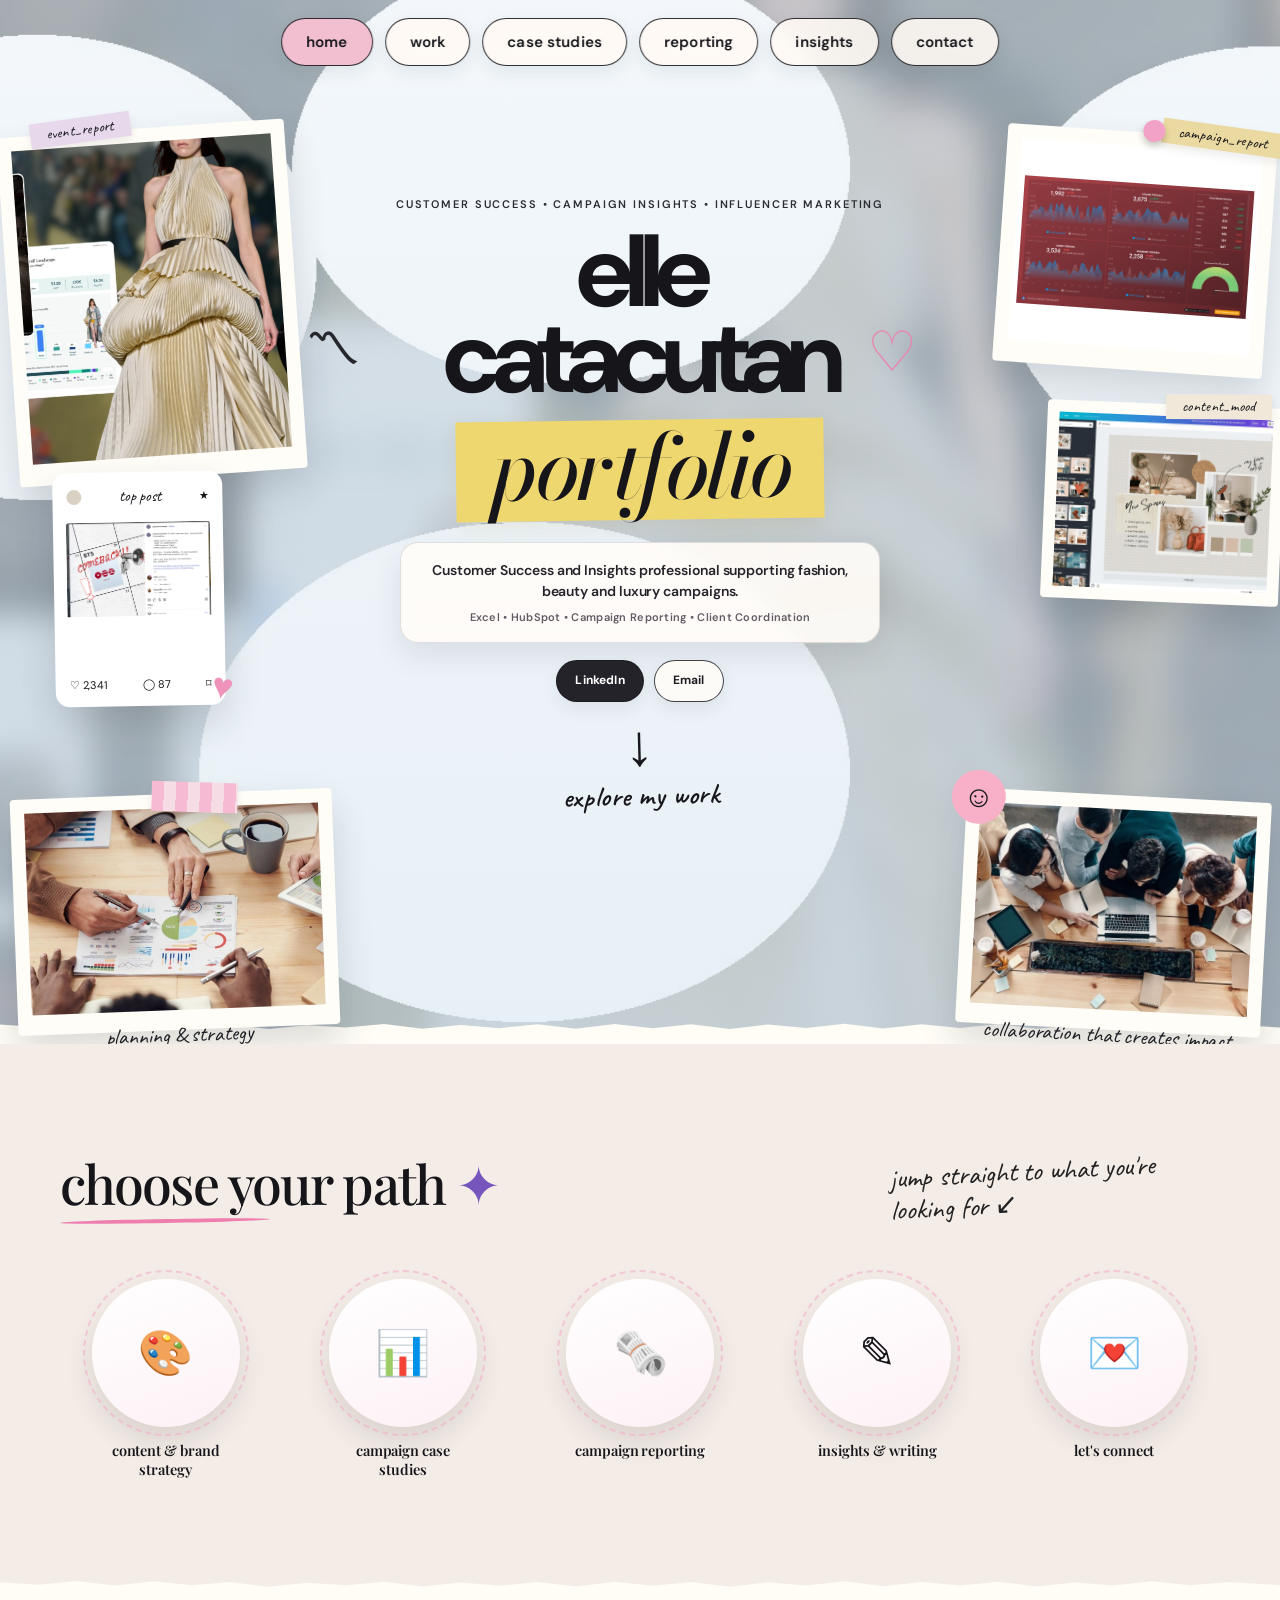
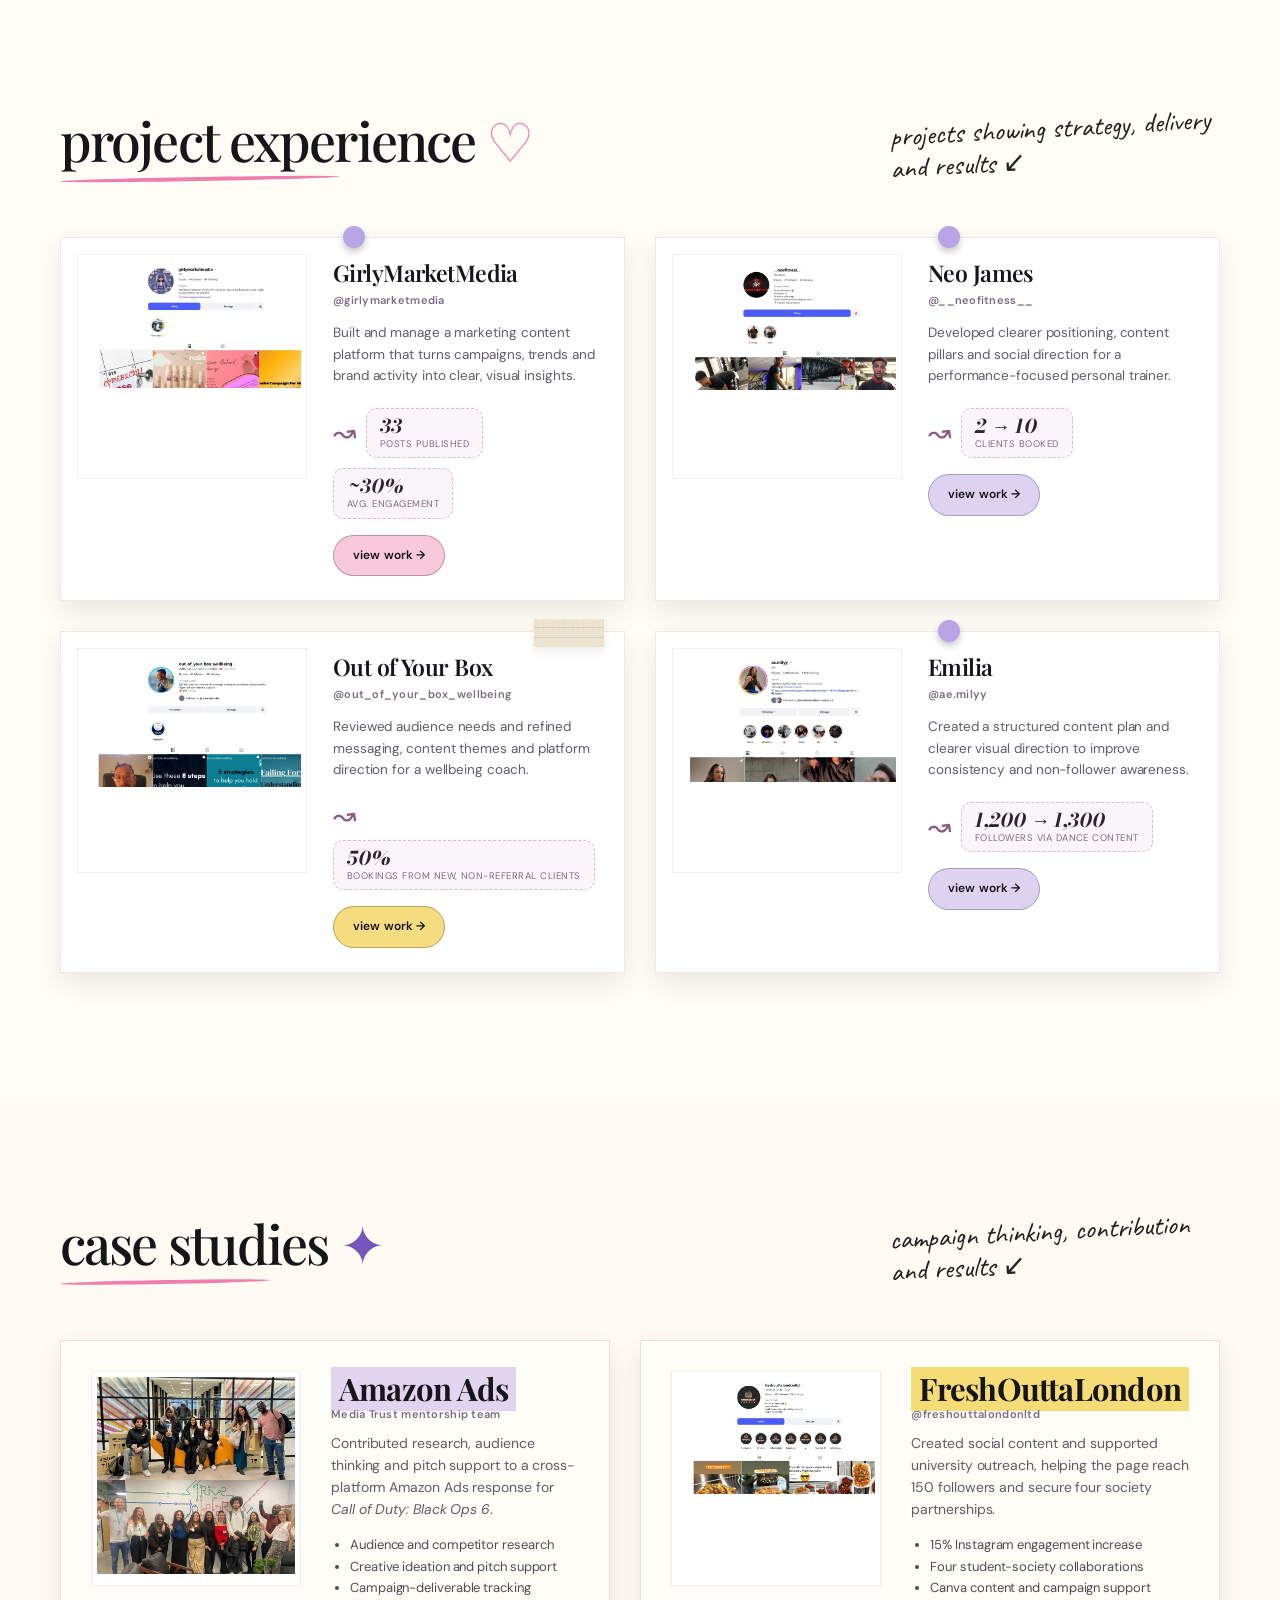
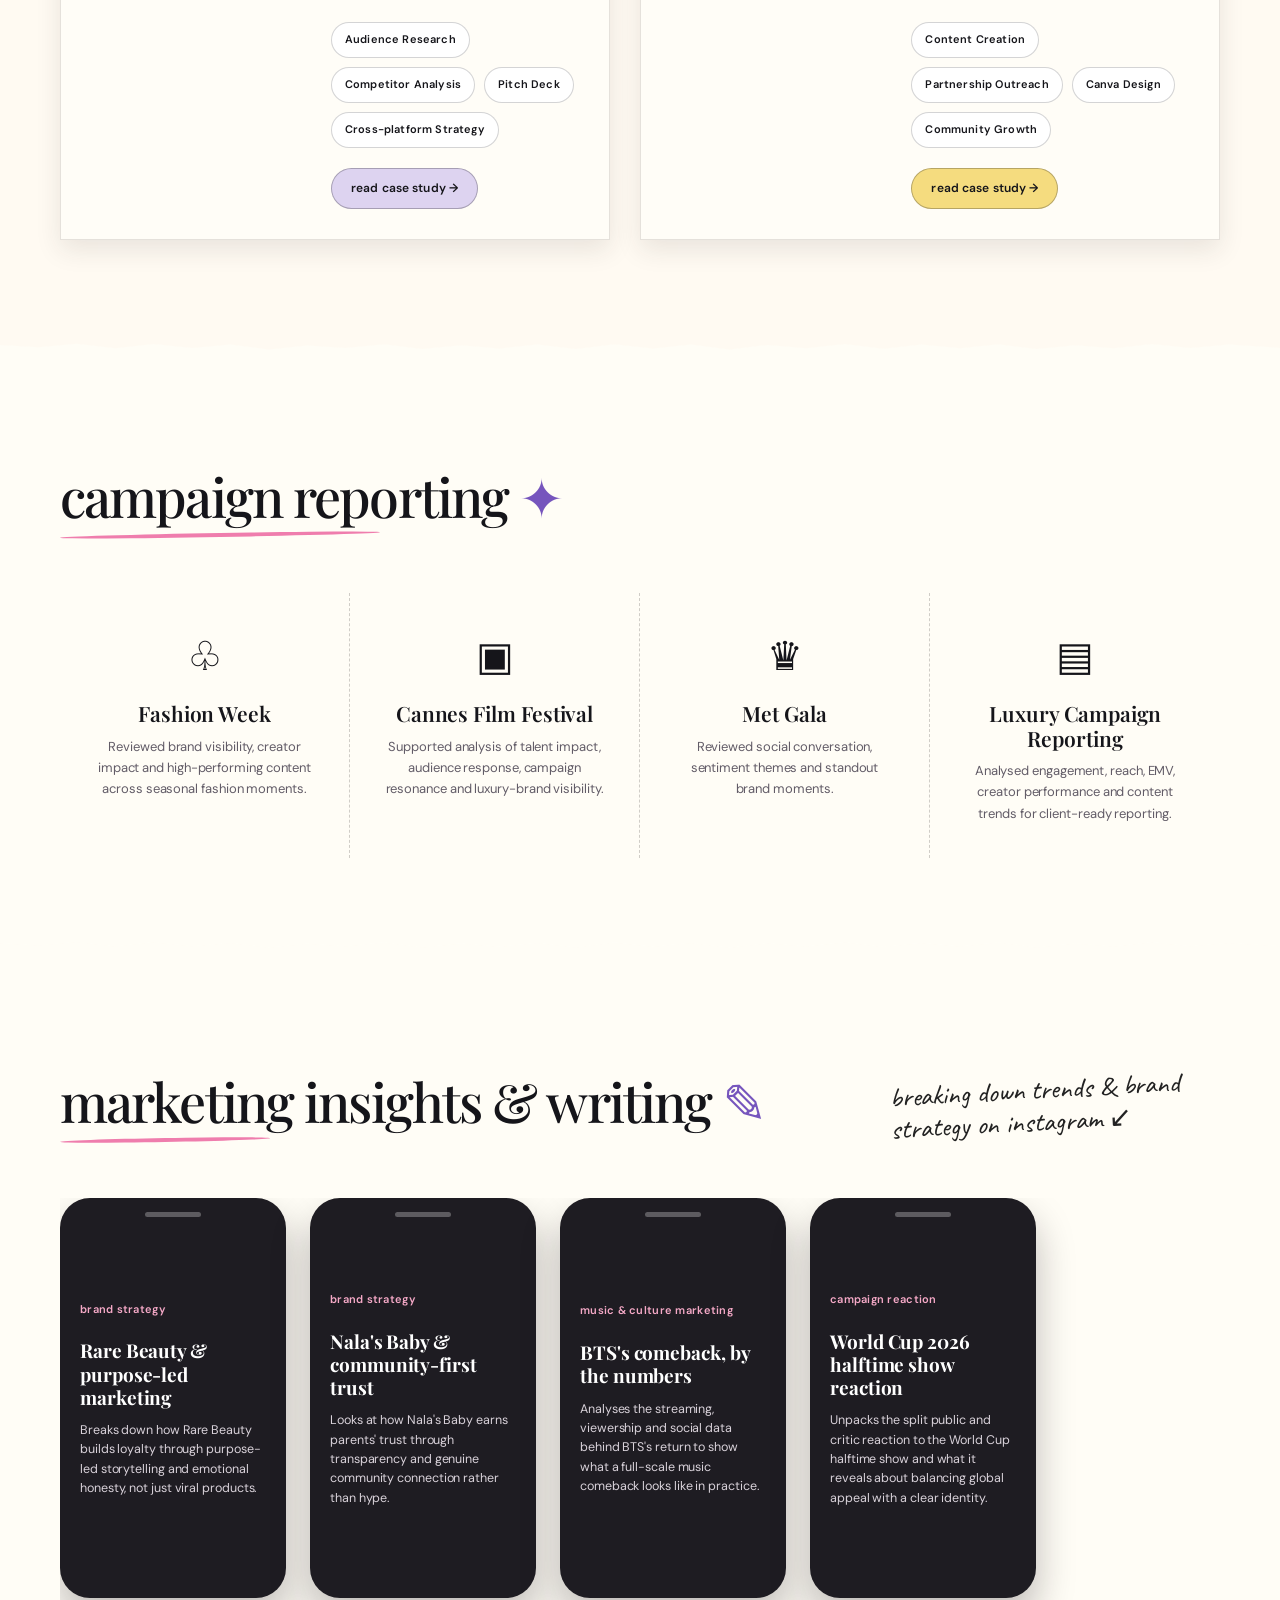
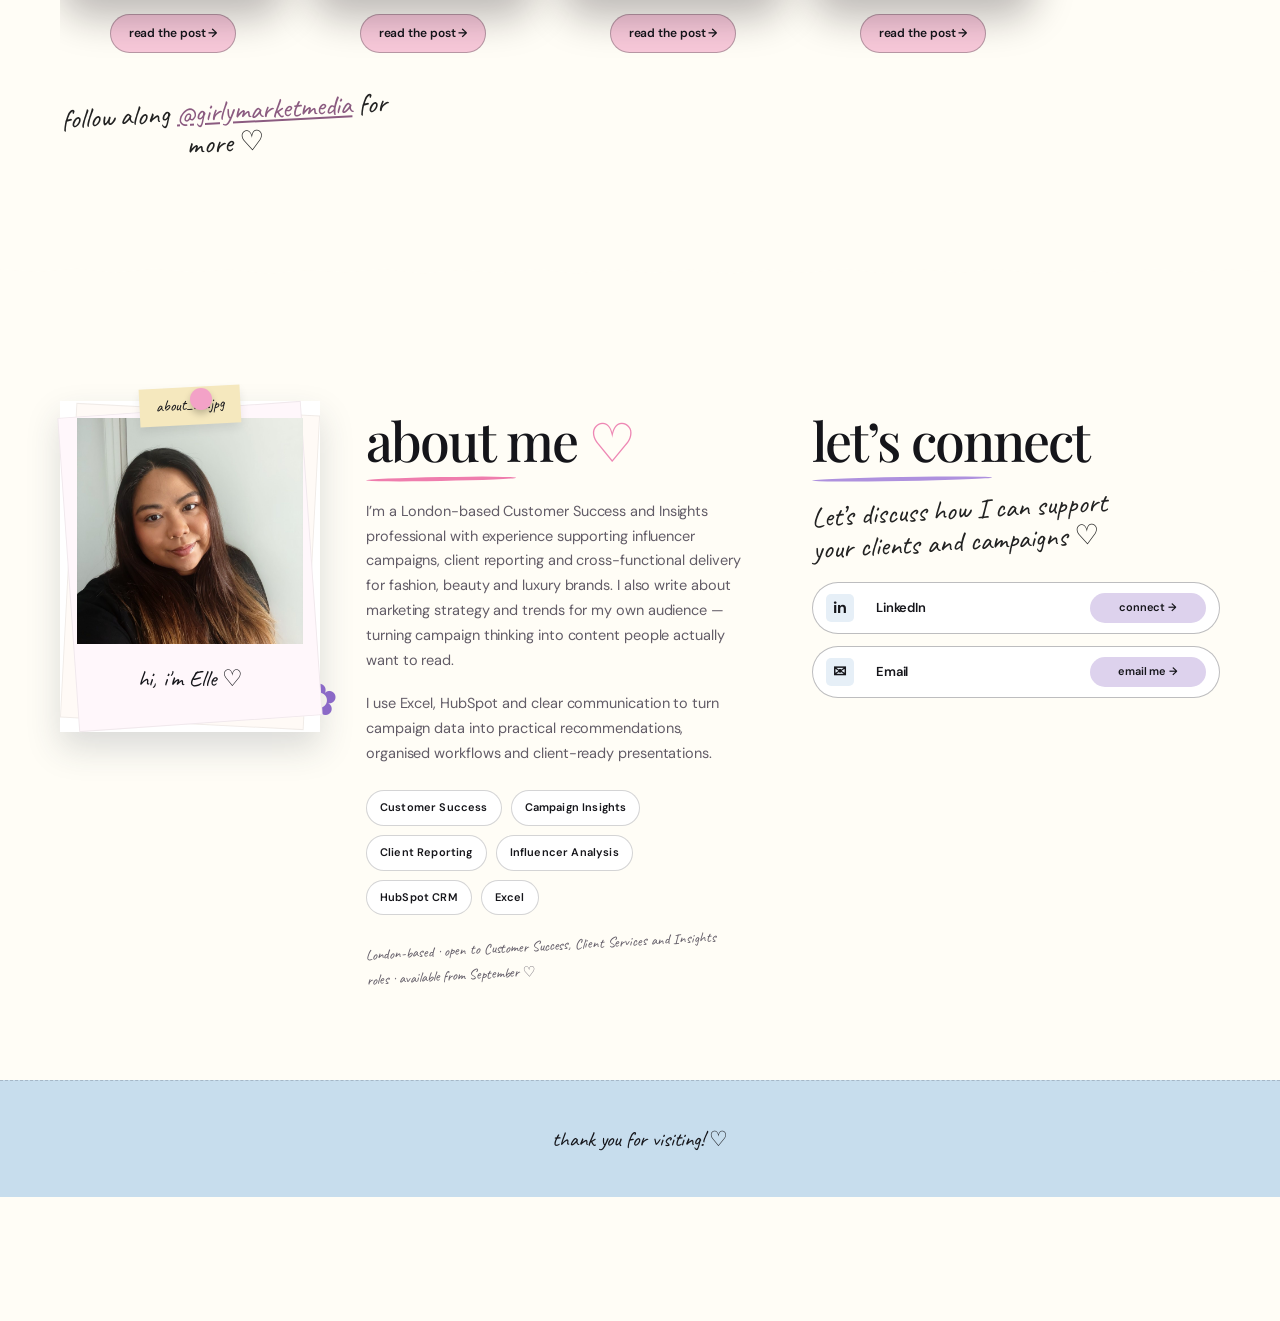
<file: index.html>
<!doctype html>
<html lang="en">
<head>
  <meta charset="utf-8">
  <meta name="viewport" content="width=device-width, initial-scale=1">
  <meta name="theme-color" content="#cfe4f5">
  <meta name="description" content="Elle Catacutan — Customer Success &amp; Insights professional in London. Campaign reporting, influencer analysis and marketing strategy writing for fashion, beauty and luxury brands.">
  <title>Elle Catacutan | Customer Success, Campaign Insights &amp; Influencer Marketing</title>
  <link rel="icon" href="assets/favicon.svg" type="image/svg+xml">

  <link rel="preconnect" href="https://fonts.googleapis.com">
  <link rel="preconnect" href="https://fonts.gstatic.com" crossorigin>
  <link href="https://fonts.googleapis.com/css2?family=Bodoni+Moda:ital,opsz,wght@1,6..96,500;1,6..96,600&family=Caveat:wght@500;600&family=DM+Sans:wght@400;500;600;700&family=Playfair+Display:wght@500;600&display=swap" rel="stylesheet">
  <link rel="stylesheet" href="styles.css">
  <script defer src="script.js"></script>
</head>
<body>
  <a class="skip-link" href="#work">Skip to work</a>

  <header class="floating-nav" aria-label="Primary navigation">
    <button class="menu-toggle" type="button" aria-expanded="false" aria-controls="site-nav">menu</button>
    <nav id="site-nav">
      <a class="active" href="#home">home</a>
      <a href="#work">work</a>
      <a href="#case-studies">case studies</a>
      <a href="#reporting">reporting</a>
      <a href="#insights">insights</a>
      <a href="#contact">contact</a>
    </nav>
  </header>

  <main>
    <section class="hero" id="home">
      <div class="hero-inner">
        <div class="collage collage-event polaroid">
          <span class="tape tape-lilac">event_report</span>
          <img src="assets/event-report.jpg" alt="Luxury event reporting visual">
        </div>

        <div class="collage collage-social social-card">
          <div class="social-head"><span class="avatar-dot"></span><span class="social-label">top post</span><span>★</span></div>
          <img src="assets/top-post.jpg" alt="Social media post mockup">
          <div class="social-stats"><span>♡ 2,341</span><span>◯ 87</span><span>⌑</span></div>
          <span class="heart-sticker">♥</span>
        </div>

        <div class="collage collage-planning polaroid wide">
          <span class="tape tape-pink"></span>
          <img src="assets/planning-strategy.jpg" alt="Campaign planning and strategy workspace">
          <p>planning &amp; strategy</p>
        </div>

        <div class="collage collage-report polaroid">
          <span class="pin pin-pink"></span>
          <span class="tape tape-yellow">campaign_report</span>
          <img src="assets/campaign-report.jpg" alt="Campaign report displayed on a laptop">
        </div>

        <div class="collage collage-mood polaroid compact">
          <span class="tape tape-cream">content_mood</span>
          <img src="assets/content-mood.jpg" alt="Beauty and brand content moodboard">
        </div>

        <div class="collage collage-meeting polaroid wide">
          <span class="sticker-smile">☺</span>
          <img src="assets/collaboration.jpg" alt="Collaboration and team planning session">
          <p>collaboration that creates impact ♡</p>
        </div>

        <div class="hero-copy">
          <p class="hero-kicker">customer success • campaign insights • influencer marketing</p>
          <span class="doodle doodle-left">〽</span>
          <span class="doodle doodle-heart">♡</span>
          <h1><span>elle</span><span>catacutan</span></h1>
          <div class="portfolio-strip">portfolio</div>
          <div class="hero-summary-card">
            <p class="hero-summary">Customer Success and Insights professional supporting fashion, beauty and luxury campaigns.</p>
            <p class="hero-skills">Excel • HubSpot • Campaign Reporting • Client Coordination</p>
          </div>
          <div class="hero-actions" aria-label="Key portfolio links">
            <a class="hero-button hero-button-primary" href="https://www.linkedin.com/in/ellecatacutan/" rel="noopener noreferrer">LinkedIn</a>
            <a class="hero-button" href="mailto:catacutanelleash18@gmail.com">Email</a>
          </div>
          <a class="explore" href="#work"><span>↓</span>explore my work</a>
        </div>
      </div>
      <div class="torn-edge"></div>
    </section>

    <section class="paper-section choose-path-section" id="choose-path">
      <div class="section-shell">
        <div class="section-heading reveal">
          <div>
            <h2>choose your path <span class="purple">✦</span></h2>
            <div class="pink-scribble short"></div>
          </div>
          <p class="hand-note">jump straight to what you're looking for ↙</p>
        </div>

        <div class="path-grid">
          <a class="path-card reveal" href="#work">
            <span class="path-avatar">🎨</span>
            <span class="path-label">content &amp; brand strategy</span>
          </a>
          <a class="path-card reveal" href="#case-studies">
            <span class="path-avatar">📊</span>
            <span class="path-label">campaign case studies</span>
          </a>
          <a class="path-card reveal" href="#reporting">
            <span class="path-avatar">🗞️</span>
            <span class="path-label">campaign reporting</span>
          </a>
          <a class="path-card reveal" href="#insights">
            <span class="path-avatar">✎</span>
            <span class="path-label">insights &amp; writing</span>
          </a>
          <a class="path-card reveal" href="#contact">
            <span class="path-avatar">💌</span>
            <span class="path-label">let's connect</span>
          </a>
        </div>
      </div>
      <div class="paper-tear"></div>
    </section>

    <section class="paper-section" id="work">
      <div class="section-shell">
        <div class="section-heading reveal">
          <div>
            <h2>project experience <span>♡</span></h2>
            <div class="pink-scribble"></div>
          </div>
          <p class="hand-note">projects showing strategy, delivery and results ↙</p>
        </div>

        <div class="project-grid">
          <article class="scrap-card reveal">
            <span class="pin pin-lilac"></span>
            <img src="assets/girlymarketmedia.jpg" alt="GirlyMarketMedia project visual">
            <div class="card-copy">
              <h3>GirlyMarketMedia</h3><p class="mini-label">@girlymarketmedia</p>
              <p>Built and manage a marketing content platform that turns campaigns, trends and brand activity into clear, visual insights.</p>
              <div class="stat-flag">
                <span class="stat-arrow">↝</span>
                <div class="stat-chip"><strong>33</strong><span>posts published</span></div>
                <div class="stat-chip"><strong>~30%</strong><span>avg. engagement</span></div>
              </div>
              <a class="pill-button pink" href="#gmm-modal" data-modal="gmm-modal" aria-haspopup="dialog" aria-controls="gmm-modal">view work →</a>
            </div>
          </article>

          <article class="scrap-card reveal">
            <span class="pin pin-lilac"></span>
            <img src="assets/neo-james.jpg" alt="Neo James fitness brand direction">
            <div class="card-copy">
              <h3>Neo James</h3><p class="mini-label">@__neofitness__</p>
              <p>Developed clearer positioning, content pillars and social direction for a performance-focused personal trainer.</p>
              <div class="stat-flag">
                <span class="stat-arrow">↝</span>
                <div class="stat-chip"><strong>2 → 10</strong><span>clients booked</span></div>
              </div>
              <a class="pill-button lavender" href="#neo-modal" data-modal="neo-modal" aria-haspopup="dialog" aria-controls="neo-modal">view work →</a>
            </div>
          </article>

          <article class="scrap-card reveal">
            <span class="tape mini-grid-tape"></span>
            <img src="assets/out-of-your-box.jpg" alt="Out of Your Box wellbeing content project">
            <div class="card-copy">
              <h3>Out of Your Box</h3><p class="mini-label">@out_of_your_box_wellbeing</p>
              <p>Reviewed audience needs and refined messaging, content themes and platform direction for a wellbeing coach.</p>
              <div class="stat-flag">
                <span class="stat-arrow">↝</span>
                <div class="stat-chip"><strong>50%</strong><span>bookings from new, non-referral clients</span></div>
              </div>
              <a class="pill-button yellow" href="#box-modal" data-modal="box-modal" aria-haspopup="dialog" aria-controls="box-modal">view work →</a>
            </div>
          </article>

          <article class="scrap-card reveal">
            <span class="pin pin-lilac"></span>
            <img src="assets/emilia.jpg" alt="Emilia content and visual identity project">
            <div class="card-copy">
              <h3>Emilia</h3><p class="mini-label">@ae.milyy</p>
              <p>Created a structured content plan and clearer visual direction to improve consistency and non-follower awareness.</p>
              <div class="stat-flag">
                <span class="stat-arrow">↝</span>
                <div class="stat-chip"><strong>1,200 → 1,300</strong><span>followers via dance content</span></div>
              </div>
              <a class="pill-button lavender" href="#emilia-modal" data-modal="emilia-modal" aria-haspopup="dialog" aria-controls="emilia-modal">view work →</a>
            </div>
          </article>
        </div>
      </div>
      <div class="paper-tear"></div>
    </section>

    <section class="paper-section case-section" id="case-studies">
      <div class="section-shell">
        <div class="section-heading reveal">
          <div>
            <h2>case studies <span class="purple">✦</span></h2>
            <div class="pink-scribble short"></div>
          </div>
          <p class="hand-note">campaign thinking, contribution and results ↙</p>
        </div>

        <div class="case-grid">
          <article class="case-card reveal">
            <img src="assets/amazon-ads.jpg" alt="Amazon Ads campaign challenge">
            <div>
              <h3><span class="highlight lavender-highlight">Amazon Ads</span></h3><p class="mini-label">Media Trust mentorship team</p>
              <p>Contributed research, audience thinking and pitch support to a cross-platform Amazon Ads response for <em>Call of Duty: Black Ops 6</em>.</p>
              <ul>
                <li>Audience and competitor research</li>
                <li>Creative ideation and pitch support</li>
                <li>Campaign-deliverable tracking</li>
              </ul>
              <div class="about-tags case-tags">
                <span>Audience Research</span>
                <span>Competitor Analysis</span>
                <span>Pitch Deck</span>
                <span>Cross-platform Strategy</span>
              </div>
              <a class="pill-button lavender" href="#amazon-modal" data-modal="amazon-modal" aria-haspopup="dialog" aria-controls="amazon-modal">read case study →</a>
            </div>
          </article>

          <article class="case-card reveal">
            <img src="assets/freshouttalondon.jpg" alt="FreshOuttaLondon student campaign">
            <div>
              <h3><span class="highlight yellow-highlight">FreshOuttaLondon</span></h3><p class="mini-label">@freshouttalondonltd</p>
              <p>Created social content and supported university outreach, helping the page reach 150 followers and secure four society partnerships.</p>
              <ul>
                <li>15% Instagram engagement increase</li>
                <li>Four student-society collaborations</li>
                <li>Canva content and campaign support</li>
              </ul>
              <div class="about-tags case-tags">
                <span>Content Creation</span>
                <span>Partnership Outreach</span>
                <span>Canva Design</span>
                <span>Community Growth</span>
              </div>
              <a class="pill-button yellow" href="#fresh-modal" data-modal="fresh-modal" aria-haspopup="dialog" aria-controls="fresh-modal">read case study →</a>
            </div>
          </article>
        </div>
      </div>
      <div class="paper-tear"></div>
    </section>

    <section class="paper-section reporting-section" id="reporting">
      <div class="section-shell">
        <div class="section-heading simple reveal">
          <div>
            <h2>campaign reporting <span class="purple">✦</span></h2>
            <div class="pink-scribble report-line"></div>
          </div>
        </div>

        <div class="reporting-grid">
          <article>
            <div class="report-icon">♧</div>
            <h3>Fashion Week</h3>
            <p>Reviewed brand visibility, creator impact and high-performing content across seasonal fashion moments.</p>
          </article>
          <article>
            <div class="report-icon">▣</div>
            <h3>Cannes Film Festival</h3>
            <p>Supported analysis of talent impact, audience response, campaign resonance and luxury-brand visibility.</p>
          </article>
          <article>
            <div class="report-icon">♛</div>
            <h3>Met Gala</h3>
            <p>Reviewed social conversation, sentiment themes and standout brand moments.</p>
          </article>
          <article>
            <div class="report-icon">▤</div>
            <h3>Luxury Campaign Reporting</h3>
            <p>Analysed engagement, reach, EMV, creator performance and content trends for client-ready reporting.</p>
          </article>
        </div>
      </div>
      <div class="paper-tear"></div>
    </section>

    <section class="paper-section insights-section" id="insights">
      <div class="section-shell">
        <div class="section-heading reveal">
          <div>
            <h2>marketing insights &amp; writing <span class="purple">✎</span></h2>
            <div class="pink-scribble short"></div>
          </div>
          <p class="hand-note">breaking down trends &amp; brand strategy on instagram ↙</p>
        </div>

        <div class="insight-row">
          <div class="phone-card reveal">
            <div class="phone-frame">
              <span class="mini-label">brand strategy</span>
              <h3>Rare Beauty &amp; purpose-led marketing</h3>
              <p>Breaks down how Rare Beauty builds loyalty through purpose-led storytelling and emotional honesty, not just viral products.</p>
            </div>
            <div class="phone-caption"><a href="https://www.instagram.com/p/DTiKOgIiNrB/?img_index=1" rel="noopener noreferrer" target="_blank">read the post →</a></div>
          </div>
          <div class="phone-card reveal">
            <div class="phone-frame">
              <span class="mini-label">brand strategy</span>
              <h3>Nala's Baby &amp; community-first trust</h3>
              <p>Looks at how Nala's Baby earns parents' trust through transparency and genuine community connection rather than hype.</p>
            </div>
            <div class="phone-caption"><a href="https://www.instagram.com/p/DTiL4jlgK7p/?img_index=1" rel="noopener noreferrer" target="_blank">read the post →</a></div>
          </div>
          <div class="phone-card reveal">
            <div class="phone-frame">
              <span class="mini-label">music &amp; culture marketing</span>
              <h3>BTS's comeback, by the numbers</h3>
              <p>Analyses the streaming, viewership and social data behind BTS's return to show what a full-scale music comeback looks like in practice.</p>
            </div>
            <div class="phone-caption"><a href="https://www.instagram.com/p/DWofZxTCH3-/?img_index=1" rel="noopener noreferrer" target="_blank">read the post →</a></div>
          </div>
          <div class="phone-card reveal">
            <div class="phone-frame">
              <span class="mini-label">campaign reaction</span>
              <h3>World Cup 2026 halftime show reaction</h3>
              <p>Unpacks the split public and critic reaction to the World Cup halftime show and what it reveals about balancing global appeal with a clear identity.</p>
            </div>
            <div class="phone-caption"><a href="https://www.instagram.com/p/DbGfukgCHD0/?img_index=1" rel="noopener noreferrer" target="_blank">read the post →</a></div>
          </div>
        </div>
        <p class="hand-note left-note insight-cta">follow along <a href="https://www.instagram.com/girlymarketmedia/" rel="noopener noreferrer" target="_blank">@girlymarketmedia</a> for more ♡</p>
      </div>
      <div class="paper-tear"></div>
    </section>

    <section class="paper-section about-contact" id="contact">
      <div class="section-shell about-grid">
        <div class="about-photo reveal">
          <span class="pin pin-pink"></span>
          <span class="about-tape">about_me.jpg</span>
          <span class="paper-layer layer-one" aria-hidden="true"></span>
          <span class="paper-layer layer-two" aria-hidden="true"></span>
          <img src="assets/about-elle.jpg" alt="Portrait of Elle Catacutan">
          <span class="flower-accent">✿</span>
          <p class="photo-caption">hi, i'm Elle ♡</p>
        </div>

        <div class="about-copy reveal">
          <h2>about me <span>♡</span></h2>
          <div class="pink-scribble tiny"></div>
          <p>I’m a London-based Customer Success and Insights professional with experience supporting influencer campaigns, client reporting and cross-functional delivery for fashion, beauty and luxury brands. I also write about marketing strategy and trends for my own audience — turning campaign thinking into content people actually want to read.</p>
          <p>I use Excel, HubSpot and clear communication to turn campaign data into practical recommendations, organised workflows and client-ready presentations.</p>
          <div class="about-tags">
            <span>Customer Success</span>
            <span>Campaign Insights</span>
            <span>Client Reporting</span>
            <span>Influencer Analysis</span>
            <span>HubSpot CRM</span>
            <span>Excel</span>
          </div>
          <p class="hand-note left-note">London-based · open to Customer Success, Client Services and Insights roles · available from September ♡</p>
        </div>

        <div class="contact-copy reveal">
          <h2>let’s connect</h2>
          <div class="purple-scribble"></div>
          <p class="hand-note left-note">Let’s discuss how I can support your clients and campaigns ♡</p>
          <a class="contact-row" href="https://www.linkedin.com/in/ellecatacutan/" rel="noopener noreferrer"><span>in</span><strong>LinkedIn</strong><em>connect →</em></a>
          <a class="contact-row" href="mailto:catacutanelleash18@gmail.com"><span>✉</span><strong>Email</strong><em>email me →</em></a>
        </div>
      </div>

      <footer>
        <p>thank you for visiting! ♡</p>
      </footer>
    </section>
  </main>


  <div class="modal" id="gmm-modal" aria-hidden="true" role="dialog" aria-modal="true" aria-labelledby="gmm-title">
    <a class="modal-backdrop" href="#work" data-close aria-label="Close popup"></a>
    <div class="modal-card" tabindex="-1">
      <a class="modal-close" href="#work" data-close aria-label="Close GirlyMarketMedia popup">×</a>
      <div class="modal-visual">
        <img src="assets/girlymarketmedia.jpg" alt="GirlyMarketMedia Instagram profile and content">
      </div>
      <p class="modal-kicker">Personal marketing platform</p>
      <h2 id="gmm-title">GirlyMarketMedia</h2>
      <p>My own platform for turning campaign moments, social trends and brand ideas into accessible, visual marketing content.</p>

      <div class="result-panel">
        <span class="result-label">Positive outcome</span>
        <strong>Built a dedicated portfolio platform that demonstrates campaign analysis, content planning and visual storytelling.</strong>
      </div>

      <div class="popup-grid">
        <div>
          <span>What I contributed</span>
          <p>Research, writing, Canva design, content planning and social-first storytelling.</p>
        </div>
        <div>
          <span>What it demonstrates</span>
          <p>Strategic thinking, clear communication, creativity and the ability to make marketing ideas easier to understand.</p>
        </div>
      </div>

      <blockquote class="feedback-summary">
        <span>Positive feedback summary</span>
        The platform has a clear personality and presents marketing ideas in a visual, easy-to-follow way.
      </blockquote>

      <div class="testimonial-placeholder testimonial-filled">
        <span>Testimonial</span>
        <p>“People are loving the posts because they help them understand the brand better and show how marketers can use that insight.”</p>
      </div>

      <a class="modal-action" href="https://www.instagram.com/girlymarketmedia/" rel="noopener noreferrer">View Instagram ↗</a>
    </div>
  </div>

  <div class="modal" id="neo-modal" aria-hidden="true" role="dialog" aria-modal="true" aria-labelledby="neo-title">
    <a class="modal-backdrop" href="#work" data-close aria-label="Close popup"></a>
    <div class="modal-card" tabindex="-1">
      <a class="modal-close" href="#work" data-close aria-label="Close Neo James popup">×</a>
      <div class="modal-visual">
        <img src="assets/neo-james.jpg" alt="Neo James fitness Instagram profile">
      </div>
      <p class="modal-kicker">Fitness brand direction</p>
      <h2 id="neo-title">Neo James</h2>
      <p>Supported the account by clarifying its positioning, content focus and visual direction for a performance-led fitness audience.</p>

      <div class="result-panel">
        <span class="result-label">Positive outcome</span>
        <strong>A more focused and professional brand direction with clearer content pillars and a stronger fitness identity.</strong>
      </div>

      <div class="popup-grid">
        <div>
          <span>What I contributed</span>
          <p>Brand positioning, content themes, social ideas and practical visual direction.</p>
        </div>
        <div>
          <span>What it demonstrates</span>
          <p>The ability to translate a coach’s expertise into a clearer and more credible social presence.</p>
        </div>
      </div>

      <blockquote class="feedback-summary">
        <span>Positive feedback summary</span>
        The direction feels more focused, professional and aligned with the audience the account wants to reach.
      </blockquote>

      <div class="testimonial-placeholder testimonial-filled">
        <span>Testimonial</span>
        <p>“I really appreciated the help because it helped me understand the trends, so I can create better content.”</p>
      </div>

      <a class="modal-action" href="https://www.instagram.com/__neofitness__/" rel="noopener noreferrer">View Instagram ↗</a>
    </div>
  </div>

  <div class="modal" id="box-modal" aria-hidden="true" role="dialog" aria-modal="true" aria-labelledby="box-title">
    <a class="modal-backdrop" href="#work" data-close aria-label="Close popup"></a>
    <div class="modal-card" tabindex="-1">
      <a class="modal-close" href="#work" data-close aria-label="Close Out of Your Box popup">×</a>
      <div class="modal-visual">
        <img src="assets/out-of-your-box.jpg" alt="Out of Your Box Wellbeing Instagram profile">
      </div>
      <p class="modal-kicker">Audience-led content direction</p>
      <h2 id="box-title">Out of Your Box Wellbeing</h2>
      <p>Reviewed the page to identify clearer messaging, stronger content themes and more useful ideas for the wellbeing audience.</p>

      <div class="result-panel">
        <span class="result-label">Positive outcome</span>
        <strong>Clearer audience messaging and a more purposeful content direction built around confidence, ownership and wellbeing.</strong>
      </div>

      <div class="popup-grid">
        <div>
          <span>What I contributed</span>
          <p>Audience review, message clarification, content themes and platform recommendations.</p>
        </div>
        <div>
          <span>What it demonstrates</span>
          <p>Audience understanding, practical strategy and the ability to turn broad ideas into focused social content.</p>
        </div>
      </div>

      <blockquote class="feedback-summary">
        <span>Positive feedback summary</span>
        The recommendations made the page clearer and gave the content a stronger sense of purpose.
      </blockquote>

      <div class="testimonial-placeholder testimonial-filled">
        <span>Testimonial</span>
        <p>“Thank you so much — now I can be more consistent in reaching people through the forms and events I run, and it also helps people online who need support and guidance.”</p>
      </div>

      <a class="modal-action" href="https://www.instagram.com/out_of_your_box_wellbeing/" rel="noopener noreferrer">View Instagram ↗</a>
    </div>
  </div>

  <div class="modal" id="emilia-modal" aria-hidden="true" role="dialog" aria-modal="true" aria-labelledby="emilia-title">
    <a class="modal-backdrop" href="#work" data-close aria-label="Close popup"></a>
    <div class="modal-card" tabindex="-1">
      <a class="modal-close" href="#work" data-close aria-label="Close Emilia popup">×</a>
      <div class="modal-visual">
        <img src="assets/emilia.jpg" alt="Emilia creator Instagram profile">
      </div>
      <p class="modal-kicker">Creator content system</p>
      <h2 id="emilia-title">Emilia</h2>
      <p>Reviewed the existing feed and shaped a more cohesive visual direction with an easier-to-maintain content structure.</p>

      <div class="result-panel">
        <span class="result-label">Positive outcome</span>
        <strong>A more consistent creator presence with clearer visual cues and repeatable ideas for future content.</strong>
      </div>

      <div class="popup-grid">
        <div>
          <span>What I contributed</span>
          <p>Feed review, visual direction, content structure and practical template recommendations.</p>
        </div>
        <div>
          <span>What it demonstrates</span>
          <p>Creative organisation and the ability to improve consistency without removing the creator’s personality.</p>
        </div>
      </div>

      <blockquote class="feedback-summary">
        <span>Positive feedback summary</span>
        The direction feels more cohesive while still allowing the creator’s personality and style to remain visible.
      </blockquote>

      <div class="testimonial-placeholder testimonial-filled">
        <span>Testimonial</span>
        <p>“I really liked the schedule plan Elle made for me. It helped me stay organised, create more content and grow my brand awareness among non-followers.”</p>
      </div>

      <a class="modal-action" href="https://www.instagram.com/ae.milyy/" rel="noopener noreferrer">View Instagram ↗</a>
    </div>
  </div>

  <div class="modal" id="amazon-modal" aria-hidden="true" role="dialog" aria-modal="true" aria-labelledby="amazon-title">
    <a class="modal-backdrop" href="#case-studies" data-close aria-label="Close popup"></a>
    <div class="modal-card" tabindex="-1">
      <a class="modal-close" href="#case-studies" data-close aria-label="Close Amazon Ads popup">×</a>
      <div class="modal-visual landscape">
        <img src="assets/amazon-ads.jpg" alt="Amazon Ads mentorship and challenge team">
      </div>
      <p class="modal-kicker">Media Trust × Amazon Ads</p>
      <h2 id="amazon-title">Call of Duty: Black Ops 6 campaign challenge</h2>
      <p>Worked as part of a team to develop and present a cross-platform campaign response using Amazon Ads, Prime Video and Twitch.</p>

      <div class="result-panel">
        <span class="result-label">Positive outcome</span>
        <strong>Completed a cross-platform media brief and delivered the group presentation to Amazon Ads experts.</strong>
      </div>

      <div class="popup-grid">
        <div>
          <span>My contribution</span>
          <p>Audience and competitor research, creative ideation, pitch-deck support and campaign-deliverable tracking.</p>
        </div>
        <div>
          <span>What it demonstrates</span>
          <p>Teamwork, strategic thinking, media understanding and the ability to contribute to a professional campaign pitch.</p>
        </div>
      </div>

      <blockquote class="feedback-summary">
        <span>Positive feedback summary</span>
        The team brought together research and creative thinking into a clear cross-platform response.
      </blockquote>

      <div class="testimonial-placeholder testimonial-filled">
        <span>Feedback</span>
        <p>“Elle, I really liked the presentation. It showed us how you thought about engaging gamers and bringing influencer marketing into the idea.”</p>
      </div>
      <a class="modal-action" href="https://www.linkedin.com/in/ellecatacutan/" rel="noopener noreferrer">View professional profile ↗</a>
    </div>
  </div>

  <div class="modal" id="fresh-modal" aria-hidden="true" role="dialog" aria-modal="true" aria-labelledby="fresh-title">
    <a class="modal-backdrop" href="#case-studies" data-close aria-label="Close popup"></a>
    <div class="modal-card" tabindex="-1">
      <a class="modal-close" href="#case-studies" data-close aria-label="Close FreshOuttaLondon popup">×</a>
      <div class="modal-visual">
        <img src="assets/freshouttalondon.jpg" alt="FreshOuttaLondon Instagram profile">
      </div>
      <p class="modal-kicker">Student social campaign</p>
      <h2 id="fresh-title">FreshOuttaLondon</h2>
      <p>Supported the student-facing brand through audience research, targeted messaging, Canva content and university-society outreach.</p>

      <div class="result-panel metric-result">
        <div><strong>150</strong><span>page followers reached</span></div>
        <div><strong>4</strong><span>university-society partnerships</span></div>
      </div>

      <div class="popup-grid">
        <div>
          <span>What I contributed</span>
          <p>Audience research, content messaging, promotional assets and partnership outreach.</p>
        </div>
        <div>
          <span>What it demonstrates</span>
          <p>The ability to use audience understanding and community partnerships to support measurable growth.</p>
        </div>
      </div>

      <blockquote class="feedback-summary">
        <span>Positive feedback summary</span>
        The campaign direction connected well with students and helped strengthen the brand’s social engagement.
      </blockquote>

      <div class="testimonial-placeholder testimonial-filled">
        <span>Testimonial</span>
        <p>“Elle created the social media posts and helped us grow the page to 150 followers, which led to four partnerships with university societies.”</p>
      </div>

      <a class="modal-action" href="https://www.instagram.com/freshouttalondonltd/" rel="noopener noreferrer">View Instagram ↗</a>
    </div>
  </div>

</body>
</html>
</file>
<file: styles.css>
:root{
  --ink:#15151a;
  --sky:#cfe5f6;
  --cream:#fffaf0;
  --paper:#fffdf6;
  --pink:#f5a9c7;
  --pink-soft:#fde7ef;
  --purple:#b8a4df;
  --yellow:#f7dc72;
  --line:rgba(22,22,28,.22);
  --shadow:0 16px 32px rgba(40,52,72,.17);
  --page:min(1240px,calc(100% - 36px));
}
*{box-sizing:border-box}
html{scroll-behavior:smooth}
body{margin:0;color:var(--ink);background:#d9ebf8;font-family:Arial,Helvetica,sans-serif;line-height:1.45;-webkit-font-smoothing:antialiased}
body.modal-open{overflow:hidden}
img{display:block;width:100%}
button,a{font:inherit}
.skip-link{position:fixed;top:-80px;left:16px;z-index:999;background:#111;color:#fff;padding:10px 14px}
.skip-link:focus{top:16px}

.floating-nav{position:fixed;top:20px;left:50%;z-index:100;transform:translateX(-50%);width:max-content;max-width:calc(100% - 28px)}
.floating-nav nav{display:flex;gap:10px}
.floating-nav a,.menu-toggle{padding:10px 20px;border:1.5px solid #15151a;border-radius:999px;background:rgba(255,253,246,.91);color:#15151a;text-decoration:none;font-size:14px;box-shadow:0 3px 0 rgba(21,21,26,.12)}
.floating-nav a.active{background:#f7bfd3}
.menu-toggle{display:none}

.hero{position:relative;min-height:860px;padding:80px 0 0;background-image:linear-gradient(rgba(207,229,246,.78),rgba(207,229,246,.78)),url("assets/sky-clouds.jpg");background-size:cover;background-position:center}
.hero-inner{position:relative;width:var(--page);height:790px;margin:0 auto}
.hero-copy{position:absolute;top:145px;left:50%;z-index:20;width:min(600px,55%);transform:translateX(-50%);text-align:center}
.hero-copy h1{margin:0;font-size:clamp(70px,9vw,126px);font-weight:500;line-height:.82;letter-spacing:-.07em}
.hero-copy h1 span{display:block}
.portfolio-strip{display:inline-block;margin-top:22px;padding:2px 40px 12px;background:var(--yellow);font-family:Georgia,"Times New Roman",serif;font-size:clamp(72px,8vw,116px);font-style:italic;line-height:1;transform:rotate(-1deg);box-shadow:0 4px 0 rgba(117,89,15,.08)}
.hero-line{margin:12px 0 0;font-size:15px}
.hero-line+.hero-line{margin-top:3px}
.explore{display:inline-flex;margin-top:34px;flex-direction:column;align-items:center;color:#18171d;text-decoration:none;font-family:"Comic Sans MS","Bradley Hand",cursive;font-size:22px;transform:rotate(-2deg)}
.explore span{font-family:Arial,sans-serif;font-size:55px;line-height:.8}
.doodle{position:absolute;font-family:"Comic Sans MS",cursive}
.doodle-left{left:-40px;top:115px;font-size:36px;transform:rotate(-25deg)}
.doodle-heart{right:5px;top:85px;color:#f078ae;font-size:48px}

.collage{position:absolute;z-index:10}
.polaroid{padding:14px 14px 24px;background:#fffaf0;box-shadow:var(--shadow);transform:rotate(-4deg)}
.polaroid img{height:100%;object-fit:cover}
.polaroid p{margin:13px 4px 0;text-align:center;font-family:"Comic Sans MS","Bradley Hand",cursive;font-size:17px}
.polaroid.wide{padding-bottom:20px}
.polaroid.compact{padding:12px}
.collage-event{left:10px;top:44px;width:250px;height:300px}
.collage-social{left:80px;top:302px;width:155px}
.collage-planning{left:22px;bottom:18px;width:300px;height:230px;transform:rotate(-3deg)}
.collage-report{right:14px;top:48px;width:245px;height:220px;transform:rotate(5deg)}
.collage-mood{right:8px;top:255px;width:225px;height:180px;transform:rotate(3deg)}
.collage-meeting{right:22px;bottom:12px;width:285px;height:230px;transform:rotate(4deg)}
.tape{position:absolute;z-index:20;padding:5px 15px;font-family:"Comic Sans MS","Bradley Hand",cursive;font-size:14px;white-space:nowrap;box-shadow:0 5px 10px rgba(0,0,0,.07)}
.tape-lilac{top:-17px;left:32px;background:#e6d7ed;transform:rotate(-4deg)}
.tape-yellow{top:-14px;right:-5px;background:#f1dfad;transform:rotate(4deg)}
.tape-cream{top:-12px;right:10px;background:#eee5d7;transform:rotate(-3deg)}
.tape-pink{top:-10px;left:46%;width:80px;height:24px;padding:0;background:repeating-linear-gradient(90deg,#f7bad3 0 12px,#f5dce5 12px 24px);transform:rotate(4deg)}
.pin{position:absolute;z-index:21;width:22px;height:22px;border-radius:50%;box-shadow:0 4px 7px rgba(0,0,0,.22)}
.pin-pink{top:-12px;left:50%;background:#f3a2c7}
.pin-lilac{top:-12px;left:50%;background:#b9a4e6}
.social-card{padding:10px;border-radius:10px;background:#fff;box-shadow:var(--shadow);transform:rotate(-1deg)}
.social-card img{height:120px;object-fit:cover;border-radius:4px}
.social-head,.social-stats{display:flex;align-items:center;justify-content:space-between;font-size:11px}
.social-head{padding:0 2px 8px}
.social-stats{padding-top:8px}
.avatar-dot{width:15px;height:15px;border-radius:50%;background:#d9d1c3}
.heart-sticker{position:absolute;right:-10px;bottom:-8px;color:#ef93bb;font-size:34px;transform:rotate(12deg)}
.sticker-smile{position:absolute;z-index:22;top:-18px;left:-15px;display:grid;width:50px;height:50px;place-items:center;border-radius:50%;background:#f7b0c7;font-size:29px}
.torn-edge,.paper-tear{position:absolute;left:0;right:0;bottom:-1px;height:30px;background:var(--paper);clip-path:polygon(0 32%,3% 40%,6% 28%,9% 43%,12% 29%,15% 42%,18% 31%,21% 47%,24% 34%,27% 42%,30% 30%,33% 46%,36% 33%,39% 44%,42% 31%,45% 46%,48% 30%,51% 44%,54% 31%,57% 47%,60% 32%,63% 43%,66% 29%,69% 45%,72% 31%,75% 43%,78% 30%,81% 46%,84% 33%,87% 43%,90% 29%,93% 42%,96% 31%,100% 42%,100% 100%,0 100%)}

.paper-section{position:relative;padding:84px 0 100px;background-color:var(--paper);background-image:radial-gradient(rgba(75,67,58,.06) .7px,transparent .7px);background-size:6px 6px}
.section-shell{width:var(--page);margin:0 auto}
.section-heading{display:flex;align-items:flex-start;justify-content:space-between;gap:30px;margin-bottom:42px}
.section-heading.simple{justify-content:flex-start}
.section-heading h2,.about-copy h2,.contact-copy h2{margin:0;font-family:Georgia,"Times New Roman",serif;font-size:48px;font-weight:500}
.section-heading h2 span,.about-copy h2 span{color:#ee87b4}
.purple{color:#7655bd!important}
.pink-scribble,.purple-scribble{height:4px;margin-top:5px;border-radius:50%;background:#ef7dad;transform:rotate(-1deg)}
.pink-scribble{width:280px}
.pink-scribble.short{width:210px}
.pink-scribble.report-line{width:320px}
.pink-scribble.tiny{width:150px}
.purple-scribble{width:180px;background:#ae91de}
.hand-note{margin:0;color:#222;font-family:"Comic Sans MS","Bradley Hand",cursive;font-size:22px;transform:rotate(-3deg)}
.left-note{margin-top:18px;text-align:left}

.project-grid{display:grid;grid-template-columns:repeat(4,1fr);gap:24px}
.scrap-card{position:relative;padding:14px 14px 18px;background:#fff;box-shadow:0 8px 20px rgba(59,45,35,.12);border:1px solid rgba(60,48,39,.1);transition:transform .25s ease,box-shadow .25s ease}
.scrap-card:nth-child(1){transform:rotate(-1.5deg)}
.scrap-card:nth-child(2){transform:rotate(.7deg)}
.scrap-card:nth-child(3){transform:rotate(-.5deg)}
.scrap-card:nth-child(4){transform:rotate(1deg)}
.scrap-card:hover{transform:translateY(-7px) rotate(0);box-shadow:0 18px 30px rgba(59,45,35,.16)}
.scrap-card img{height:170px;object-fit:cover}
.card-copy{padding:14px 4px 0}
.card-copy h3{margin:0 0 8px;font-size:19px}
.card-copy p{min-height:95px;margin:0 0 14px;color:#4d4850;font-size:14px}
.pill-button{padding:9px 18px;border:1px solid rgba(22,22,28,.28);border-radius:999px;cursor:pointer;font-size:13px}
.pill-button.pink{background:#f8c9da}
.pill-button.lavender{background:#ddd3f0}
.pill-button.yellow{background:#f5dc7f}
.mini-grid-tape{top:-13px;right:20px;width:70px;height:28px;padding:0;background:repeating-linear-gradient(0deg,transparent 0 9px,rgba(94,79,55,.15) 9px 10px),repeating-linear-gradient(90deg,#eee3ce 0 9px,rgba(94,79,55,.15) 9px 10px)}

.case-section{background-color:#fffaf2}
.case-grid{display:grid;grid-template-columns:1fr 1fr;gap:24px}
.case-card{display:grid;grid-template-columns:150px 1fr;gap:24px;padding:22px;background:#fffdf7;border:1px solid rgba(70,58,50,.14);box-shadow:0 8px 16px rgba(70,58,50,.08)}
.case-card img{height:150px;object-fit:cover}
.case-card h3{margin:0 0 10px;font-size:25px}
.case-card p{margin:0 0 10px;color:#504a50}
.case-card ul{margin:0 0 18px;padding-left:18px;color:#49434b;font-size:13px}
.highlight{display:inline;padding:0 5px}
.lavender-highlight{background:#e0d4ee}
.yellow-highlight{background:#f6dc77}

.reporting-section{padding-bottom:80px}
.reporting-grid{display:grid;grid-template-columns:repeat(4,1fr)}
.reporting-grid article{padding:24px 28px;text-align:center;border-right:1px dashed rgba(43,38,34,.22)}
.reporting-grid article:last-child{border-right:0}
.report-icon{font-size:44px}
.reporting-grid h3{margin:8px 0;font-size:17px}
.reporting-grid p{margin:0;color:#4c484e;font-size:13px}

.about-contact{padding-bottom:0}
.about-grid{display:grid;grid-template-columns:190px 1fr 1.3fr;gap:34px;align-items:start}
.about-photo{position:relative;padding:12px 12px 24px;background:#fff;box-shadow:var(--shadow);transform:rotate(-3deg)}
.about-photo img{height:210px;object-fit:cover}
.flower-accent{position:absolute;right:-18px;bottom:-4px;color:#8b69c7;font-size:44px}
.about-copy p{font-size:14px;color:#49434a}
.contact-copy{padding-left:16px}
.contact-row{display:grid;grid-template-columns:36px 1fr 120px;align-items:center;gap:10px;margin-top:10px;padding:8px 12px;border:1px solid rgba(20,20,25,.28);border-radius:999px;color:#15151a;text-decoration:none;background:#fff}
.contact-row>span{display:grid;width:28px;height:28px;place-items:center;border-radius:5px;background:#e6eff7;font-weight:700}
.contact-row em{padding:5px 12px;border-radius:999px;background:#ddd2ed;text-align:center;font-style:normal;font-size:12px}
footer{margin-top:70px;padding:17px 0;background:#c7dded;border-top:1px dashed rgba(65,70,84,.25);text-align:center;font-family:"Comic Sans MS","Bradley Hand",cursive;font-size:18px}

.modal{position:fixed;inset:0;z-index:300;display:grid;place-items:center;padding:20px;opacity:0;visibility:hidden;transition:.2s ease}
.modal.open{opacity:1;visibility:visible}
.modal-backdrop{position:absolute;inset:0;background:rgba(37,29,41,.58);backdrop-filter:blur(4px)}
.modal-card{position:relative;z-index:1;width:min(660px,100%);padding:42px;background:#fffaf1;border:1px solid rgba(30,24,31,.16);box-shadow:0 28px 70px rgba(24,17,28,.28);transform:rotate(-.4deg)}
.modal-card::before{content:"";position:absolute;top:-13px;left:50%;width:90px;height:26px;background:#eadcf0;transform:translateX(-50%) rotate(-3deg);opacity:.9}
.modal-card h2{margin:0 0 15px;font-family:Georgia,serif;font-size:42px}
.modal-card p{color:#4c4650}
.modal-kicker{margin:0 0 10px!important;color:#8a5a86!important;text-transform:uppercase;letter-spacing:.14em;font-size:11px}
.modal-close{position:absolute;top:14px;right:16px;border:0;background:transparent;font-size:28px;cursor:pointer}
.modal-columns{display:grid;grid-template-columns:1fr 1fr;gap:20px;margin-top:22px}
.modal-columns>div{padding-top:14px;border-top:1px solid rgba(20,20,25,.14)}

@media(max-width:1050px){
  .hero{min-height:1000px}
  .hero-inner{height:920px}
  .hero-copy{top:190px;width:72%}
  .collage-event{left:0;top:42px;width:210px;height:250px}
  .collage-report{right:0;width:210px;height:195px}
  .collage-social{left:20px;top:310px}
  .collage-mood{right:0;top:290px;width:195px}
  .collage-planning{left:8px;bottom:20px;width:250px;height:210px}
  .collage-meeting{right:8px;bottom:20px;width:250px;height:205px}
  .project-grid{grid-template-columns:1fr 1fr}
  .case-grid{grid-template-columns:1fr}
}
@media(max-width:720px){
  .floating-nav{top:12px;width:calc(100% - 24px)}
  .menu-toggle{display:block;margin-left:auto}
  .floating-nav nav{display:none;margin-top:8px;padding:12px;flex-direction:column;background:rgba(255,250,240,.96);border:1px solid #111;border-radius:18px}
  .floating-nav nav.open{display:flex}
  .hero{min-height:1140px;padding-top:62px}
  .hero-inner{width:calc(100% - 22px);height:1060px}
  .hero-copy{top:170px;width:94%}
  .hero-copy h1{font-size:62px}
  .portfolio-strip{font-size:65px;padding:3px 20px 8px}
  .hero-line{font-size:12px}
  .collage-event{left:4px;top:10px;width:150px;height:185px}
  .collage-report{right:4px;top:10px;width:145px;height:150px}
  .collage-social{left:5px;top:705px;width:130px}
  .collage-mood{right:5px;top:680px;width:145px;height:145px}
  .collage-planning{left:3px;bottom:5px;width:180px;height:180px}
  .collage-meeting{right:3px;bottom:5px;width:180px;height:180px}
  .section-heading{flex-direction:column}
  .section-heading h2,.about-copy h2,.contact-copy h2{font-size:38px}
  .hand-note{font-size:18px}
  .project-grid{grid-template-columns:1fr}
  .scrap-card img{height:230px}
  .case-card{grid-template-columns:1fr}
  .case-card img{height:190px}
  .reporting-grid{grid-template-columns:1fr 1fr}
  .reporting-grid article:nth-child(2){border-right:0}
  .reporting-grid article{border-bottom:1px dashed rgba(43,38,34,.22)}
  .about-grid{grid-template-columns:1fr}
  .about-photo{width:200px}
  .contact-copy{padding-left:0}
  .modal-card{padding:34px 24px}
  .modal-columns{grid-template-columns:1fr}
}


/* Final content polish */
.mini-label{
  margin: 4px 0 10px !important;
  color:#7b6a86 !important;
  font-size:12px !important;
  font-weight:700;
}

.about-photo{
  position:relative;
  padding:16px 16px 30px;
  background:#fff;
  box-shadow:var(--shadow);
  transform:rotate(-3deg);
  isolation:isolate;
}
.about-photo img{
  position:relative;
  z-index:3;
  height:250px;
  object-fit:cover;
}
.about-tape{
  position:absolute;
  top:-14px;
  left:50%;
  z-index:5;
  padding:5px 14px;
  background:#f5e8be;
  box-shadow:0 5px 10px rgba(0,0,0,.08);
  transform:translateX(-50%) rotate(-3deg);
  font-family:"Comic Sans MS","Bradley Hand",cursive;
  font-size:14px;
}
.paper-layer{
  position:absolute;
  inset:8px;
  border:1px solid rgba(0,0,0,.06);
  background:#fffaf6;
  z-index:1;
}
.layer-one{
  transform:rotate(3deg);
}
.layer-two{
  transform:rotate(-4deg);
  background:#fff7fb;
}
.photo-caption{
  position:relative;
  z-index:4;
  margin:14px 0 0;
  text-align:center;
  font-family:"Comic Sans MS","Bradley Hand",cursive;
  font-size:20px;
}
.about-copy{
  align-self:center;
}
.about-tags{
  display:flex;
  gap:10px;
  flex-wrap:wrap;
  margin:18px 0 6px;
}
.about-tags span{
  padding:7px 12px;
  border:1px solid rgba(20,20,25,.18);
  border-radius:999px;
  background:#fff;
  font-size:12px;
}
.about-copy p{
  max-width:520px;
}
.case-card .mini-label{
  margin-top:-2px !important;
  margin-bottom:8px !important;
}
@media(max-width:720px){
  .about-photo{
    width:225px;
  }
  .about-photo img{
    height:270px;
  }
}


/* === Canva-editorial typography and spacing refinement === */
:root{
  --font-body:"DM Sans",Arial,Helvetica,sans-serif;
  --font-display:"Playfair Display",Georgia,"Times New Roman",serif;
  --font-fashion:"Bodoni Moda","Times New Roman",serif;
  --font-hand:"Caveat","Comic Sans MS","Bradley Hand",cursive;
  --editorial-text:#24212a;
  --editorial-muted:#625c67;
  --editorial-gap:clamp(28px,4vw,58px);
}

body{
  font-family:var(--font-body);
  line-height:1.62;
  letter-spacing:-.005em;
}

.floating-nav{
  top:24px;
}
.floating-nav nav{
  gap:12px;
}
.floating-nav a,
.menu-toggle{
  padding:10px 22px;
  font-size:13px;
  font-weight:600;
  letter-spacing:.01em;
  box-shadow:0 4px 0 rgba(21,21,26,.10);
}

.hero{
  min-height:910px;
  padding-top:92px;
}
.hero-inner{
  height:825px;
}
.hero-copy{
  top:150px;
  width:min(650px,57%);
}
.hero-copy h1{
  font-family:var(--font-body);
  font-size:clamp(74px,8.8vw,124px);
  font-weight:500;
  line-height:.84;
  letter-spacing:-.078em;
}
.portfolio-strip{
  margin-top:28px;
  padding:5px 44px 14px;
  font-family:var(--font-fashion);
  font-size:clamp(74px,8.2vw,114px);
  font-weight:500;
  letter-spacing:-.045em;
}
.hero-line{
  margin-top:18px;
  font-size:14px;
  font-weight:500;
  letter-spacing:.005em;
}
.hero-line + .hero-line{
  margin-top:4px;
}
.explore{
  margin-top:38px;
  font-family:var(--font-hand);
  font-size:25px;
  font-weight:600;
  letter-spacing:.02em;
}
.explore span{
  margin-bottom:5px;
  font-size:50px;
}
.doodle,
.tape,
.polaroid p,
.hand-note,
.about-tape,
.photo-caption,
footer{
  font-family:var(--font-hand);
}

.polaroid{
  padding:15px 15px 26px;
}
.polaroid p{
  margin-top:14px;
  font-size:19px;
  line-height:1.15;
}
.tape{
  padding:5px 16px;
  font-size:16px;
  line-height:1;
}

.paper-section{
  padding:110px 0 124px;
}
.section-shell{
  width:min(1180px,calc(100% - 48px));
}
.section-heading{
  align-items:flex-end;
  gap:var(--editorial-gap);
  margin-bottom:56px;
}
.section-heading h2,
.about-copy h2,
.contact-copy h2{
  font-family:var(--font-display);
  font-size:clamp(46px,4.2vw,62px);
  line-height:1.02;
  letter-spacing:-.035em;
}
.hand-note{
  max-width:330px;
  padding-bottom:5px;
  font-size:24px;
  line-height:1.15;
}
.pink-scribble,
.purple-scribble{
  margin-top:9px;
}

.project-grid{
  gap:30px;
}
.scrap-card{
  display:flex;
  min-height:100%;
  padding:16px 16px 22px;
  flex-direction:column;
}
.scrap-card img{
  height:184px;
}
.card-copy{
  display:flex;
  padding:19px 7px 2px;
  flex:1;
  flex-direction:column;
}
.card-copy h3{
  margin-bottom:3px;
  font-family:var(--font-display);
  font-size:23px;
  font-weight:600;
  line-height:1.08;
  letter-spacing:-.025em;
}
.mini-label{
  margin:3px 0 13px !important;
  font-size:11px !important;
  font-weight:600;
  letter-spacing:.025em;
}
.card-copy p{
  min-height:0;
  margin-bottom:22px;
  color:var(--editorial-muted);
  font-size:13.5px;
  line-height:1.58;
}
.card-copy .pill-button{
  margin-top:auto;
  align-self:flex-start;
}
.pill-button{
  padding:10px 19px;
  font-size:12px;
  font-weight:600;
  letter-spacing:.01em;
}

.case-section{
  padding-top:118px;
}
.case-grid{
  gap:30px;
}
.case-card{
  grid-template-columns:178px 1fr;
  gap:30px;
  padding:30px;
}
.case-card img{
  height:178px;
}
.case-card h3{
  margin-bottom:3px;
  font-family:var(--font-display);
  font-size:31px;
  line-height:1.1;
  letter-spacing:-.025em;
}
.case-card p{
  margin-bottom:14px;
  color:var(--editorial-muted);
  font-size:14px;
  line-height:1.58;
}
.case-card ul{
  margin-bottom:24px;
  padding-left:19px;
  color:#514b55;
  font-size:13px;
  line-height:1.65;
}
.highlight{
  padding:0 8px 2px;
}

.reporting-section{
  padding-top:105px;
  padding-bottom:105px;
}
.reporting-grid article{
  padding:31px 32px 34px;
}
.report-icon{
  margin-bottom:12px;
  font-size:40px;
}
.reporting-grid h3{
  margin-bottom:10px;
  font-family:var(--font-display);
  font-size:21px;
  font-weight:600;
  line-height:1.18;
}
.reporting-grid p{
  color:var(--editorial-muted);
  font-size:13px;
  line-height:1.62;
}

.about-contact{
  padding-top:112px;
}
.about-grid{
  grid-template-columns:220px 1fr 1.15fr;
  gap:46px;
}
.about-photo{
  padding:17px 17px 34px;
}
.about-photo img{
  height:285px;
}
.about-tape{
  padding:6px 16px;
  font-size:16px;
}
.photo-caption{
  margin-top:16px;
  font-size:23px;
}
.about-copy{
  padding-top:12px;
}
.about-copy p{
  max-width:500px;
  margin:18px 0 0;
  color:var(--editorial-muted);
  font-size:14.5px;
  line-height:1.72;
}
.about-tags{
  margin-top:24px;
  gap:9px;
}
.about-tags span{
  padding:8px 13px;
  font-size:11px;
  font-weight:600;
  letter-spacing:.015em;
}
.left-note{
  margin-top:25px;
}
.contact-copy{
  padding-top:12px;
  padding-left:24px;
}
.contact-copy > .hand-note{
  margin-top:12px;
  margin-bottom:20px;
}
.contact-row{
  grid-template-columns:38px 1fr 116px;
  gap:12px;
  margin-top:12px;
  padding:10px 13px;
}
.contact-row strong{
  font-size:13px;
  font-weight:600;
}
.contact-row em{
  padding:6px 12px;
  font-size:11px;
  font-weight:600;
}
footer{
  margin-top:92px;
  padding:20px 0;
  font-size:21px;
}

.modal-card{
  width:min(700px,100%);
  padding:50px;
}
.modal-card h2{
  margin-bottom:19px;
  font-family:var(--font-display);
  font-size:48px;
  letter-spacing:-.03em;
}
.modal-card p{
  font-size:15px;
  line-height:1.68;
}
.modal-kicker{
  margin-bottom:13px !important;
  font-size:10px;
  font-weight:700;
}
.modal-columns{
  gap:28px;
  margin-top:28px;
}

@media(max-width:1050px){
  .paper-section{
    padding:95px 0 110px;
  }
  .project-grid{
    gap:28px;
  }
  .case-card{
    grid-template-columns:165px 1fr;
  }
  .about-grid{
    grid-template-columns:210px 1fr;
  }
  .contact-copy{
    grid-column:1 / -1;
    padding:30px 0 0;
  }
}
@media(max-width:720px){
  .floating-nav{
    top:14px;
  }
  .floating-nav a,
  .menu-toggle{
    font-size:13px;
  }
  .hero{
    min-height:1180px;
    padding-top:70px;
  }
  .hero-copy h1{
    font-size:64px;
  }
  .portfolio-strip{
    font-size:66px;
    padding:5px 22px 9px;
  }
  .hero-line{
    font-size:11.5px;
    line-height:1.4;
  }
  .paper-section{
    padding:82px 0 96px;
  }
  .section-shell{
    width:calc(100% - 30px);
  }
  .section-heading{
    margin-bottom:40px;
  }
  .section-heading h2,
  .about-copy h2,
  .contact-copy h2{
    font-size:42px;
  }
  .hand-note{
    font-size:21px;
  }
  .project-grid{
    gap:32px;
  }
  .scrap-card{
    padding:15px 15px 22px;
  }
  .scrap-card img{
    height:245px;
  }
  .card-copy{
    padding-top:20px;
  }
  .card-copy h3{
    font-size:26px;
  }
  .case-card{
    grid-template-columns:1fr;
    padding:22px;
  }
  .case-card img{
    height:220px;
  }
  .reporting-grid article{
    padding:28px 20px;
  }
  .about-grid{
    grid-template-columns:1fr;
    gap:36px;
  }
  .about-photo{
    width:240px;
  }
  .about-photo img{
    height:300px;
  }
  .contact-copy{
    padding-top:5px;
  }
  .modal-card{
    padding:38px 25px;
  }
  .modal-card h2{
    font-size:39px;
  }
}


/* === Working pop-up windows with results and testimonial areas === */
.modal{
  overflow-y:auto;
}
.modal-card{
  max-height:calc(100vh - 40px);
  overflow-y:auto;
  border-radius:12px;
}
.modal-visual{
  position:relative;
  width:100%;
  max-height:280px;
  margin:0 0 28px;
  overflow:hidden;
  border:1px solid rgba(32,25,34,.12);
  background:#f6f1f5;
}
.modal-visual img{
  width:100%;
  height:280px;
  object-fit:cover;
  object-position:top center;
}
.modal-visual.landscape img{
  object-position:center;
}
.result-panel{
  margin:28px 0 24px;
  padding:20px 22px;
  border-left:5px solid #e58ab5;
  background:linear-gradient(135deg,#fff1f7,#f3efff);
}
.result-panel .result-label{
  display:block;
  margin-bottom:7px;
  color:#8b5b80;
  font-size:10px;
  font-weight:700;
  letter-spacing:.14em;
  text-transform:uppercase;
}
.result-panel strong{
  display:block;
  color:#2c2530;
  font-family:var(--font-display,Georgia,serif);
  font-size:20px;
  line-height:1.35;
}
.metric-result{
  display:grid;
  grid-template-columns:1fr 1fr;
  gap:18px;
  border-left-color:#e7c85e;
  background:linear-gradient(135deg,#fff7d9,#fff1f7);
}
.metric-result div{
  padding-right:18px;
  border-right:1px solid rgba(42,34,44,.12);
}
.metric-result div:last-child{
  padding-right:0;
  border-right:0;
}
.metric-result strong{
  font-family:var(--font-fashion,Georgia,serif);
  font-size:38px;
  font-style:italic;
}
.metric-result span{
  display:block;
  color:#5b5360;
  font-size:12px;
}
.popup-grid{
  display:grid;
  grid-template-columns:1fr 1fr;
  gap:24px;
  margin:24px 0;
}
.popup-grid>div{
  padding-top:15px;
  border-top:1px solid rgba(30,24,31,.16);
}
.popup-grid span,
.feedback-summary span,
.testimonial-placeholder span{
  display:block;
  margin-bottom:7px;
  color:#88617f;
  font-size:10px;
  font-weight:700;
  letter-spacing:.13em;
  text-transform:uppercase;
}
.popup-grid p{
  margin:0;
}
.feedback-summary{
  margin:24px 0;
  padding:20px 22px;
  border:0;
  border-radius:10px;
  background:#fff;
  box-shadow:0 8px 24px rgba(65,45,67,.08);
  color:#443b48;
  font-family:var(--font-display,Georgia,serif);
  font-size:18px;
  font-style:italic;
  line-height:1.5;
}
.feedback-summary span{
  font-family:var(--font-body,Arial,sans-serif);
  font-style:normal;
}
.testimonial-placeholder{
  margin:22px 0;
  padding:16px 18px;
  border:1px dashed rgba(112,82,108,.34);
  background:#faf7fa;
}
.testimonial-placeholder p{
  margin:0;
  color:#766e78;
  font-size:13px;
}
.modal-action{
  display:inline-flex;
  margin-top:3px;
  padding:10px 18px;
  border:1px solid rgba(32,25,34,.22);
  border-radius:999px;
  background:#eadff2;
  color:#2e2731;
  text-decoration:none;
  font-size:12px;
  font-weight:700;
}
.modal-action:hover{
  transform:translateY(-1px);
  background:#dfcfea;
}
.modal-close{
  z-index:5;
  width:38px;
  height:38px;
  display:grid;
  place-items:center;
  border-radius:50%;
  background:#fff;
  box-shadow:0 7px 18px rgba(51,37,54,.12);
}
.pill-button{
  position:relative;
  z-index:2;
}
@media(max-width:700px){
  .modal-card{
    max-height:calc(100vh - 24px);
    padding:34px 20px;
  }
  .modal-visual img{
    height:210px;
  }
  .popup-grid,
  .metric-result{
    grid-template-columns:1fr;
  }
  .metric-result div{
    padding:0 0 14px;
    border-right:0;
    border-bottom:1px solid rgba(42,34,44,.12);
  }
  .metric-result div:last-child{
    padding-bottom:0;
    border-bottom:0;
  }
}


/* === Background and image display corrections === */

/* Use a CSS sky instead of an enlarged, low-resolution background image. */
.hero{
  background-image:
    radial-gradient(ellipse at 16% 18%, rgba(255,255,255,.92) 0 9%, rgba(255,255,255,.58) 10% 18%, transparent 19%),
    radial-gradient(ellipse at 46% 9%, rgba(255,255,255,.86) 0 8%, rgba(255,255,255,.48) 9% 17%, transparent 18%),
    radial-gradient(ellipse at 78% 22%, rgba(255,255,255,.88) 0 10%, rgba(255,255,255,.48) 11% 20%, transparent 21%),
    radial-gradient(ellipse at 64% 58%, rgba(255,255,255,.64) 0 9%, rgba(255,255,255,.30) 10% 18%, transparent 19%),
    linear-gradient(180deg,#c9e2f5 0%,#d9ebf8 48%,#cfe4f3 100%);
  background-size:auto;
  background-position:center;
  background-repeat:no-repeat;
}

/* Instagram profile screenshots should be shown in full, not cropped. */
.scrap-card img{
  width:100%;
  height:205px;
  padding:5px;
  object-fit:contain;
  object-position:center top;
  background:#fff;
  border:1px solid rgba(35,28,37,.07);
}

/* The case-study screenshots also need the full page visible. */
.case-card{
  grid-template-columns:minmax(210px, .8fr) 1.2fr;
  align-items:start;
}
.case-card img{
  width:100%;
  height:215px;
  padding:5px;
  object-fit:contain;
  object-position:center top;
  background:#fff;
  border:1px solid rgba(35,28,37,.07);
}

/* Make the About photo a balanced square crop instead of a narrow zoomed portrait. */
.about-grid{
  grid-template-columns:260px 1fr 1.15fr;
}
.about-photo{
  width:260px;
  padding:17px 17px 35px;
}
.about-photo img{
  width:100%;
  height:auto;
  aspect-ratio:1 / 1;
  object-fit:cover;
  object-position:center 32%;
}

/* Pop-up images should display the complete screenshots as well. */
.modal-visual{
  max-height:none;
  background:#fff;
}
.modal-visual img{
  width:100%;
  height:auto;
  max-height:420px;
  padding:5px;
  object-fit:contain;
  object-position:center top;
  background:#fff;
}
.modal-visual.landscape img{
  object-position:center;
}

/* Prevent screenshots from looking overly large on wide desktop screens. */
@media(min-width:1200px){
  .section-shell{
    width:min(1160px,calc(100% - 56px));
  }
  .project-grid{
    grid-template-columns:repeat(2,minmax(0,1fr));
  }
  .scrap-card{
    display:grid;
    grid-template-columns:minmax(230px,.9fr) 1.1fr;
    gap:22px;
    align-items:start;
  }
  .scrap-card img{
    height:225px;
  }
  .card-copy{
    padding:7px 4px 2px;
  }
}

/* Keep the corrected layouts responsive. */
@media(max-width:1050px){
  .about-grid{
    grid-template-columns:230px 1fr;
  }
  .about-photo{
    width:230px;
  }
}
@media(max-width:720px){
  .scrap-card{
    display:flex;
  }
  .scrap-card img{
    height:220px;
  }
  .case-card{
    grid-template-columns:1fr;
  }
  .case-card img{
    height:auto;
    max-height:320px;
  }
  .about-grid{
    grid-template-columns:1fr;
  }
  .about-photo{
    width:min(260px,90%);
  }
  .modal-visual img{
    max-height:300px;
  }
}


/* Cleanup for hero duplicate labels and stronger testimonial styling */
.tape[aria-hidden="true"]{
  min-width:74px;
  min-height:16px;
  display:inline-block;
}
.social-label{
  font-size:12px;
  text-transform:lowercase;
}
.collage-planning p,
.collage-meeting p{
  display:none;
}
.testimonial-filled{
  border-style:solid;
  border-color:rgba(112,82,108,.16);
  background:linear-gradient(135deg,#fff9fc,#fff);
}
.testimonial-filled p{
  color:#3d3440;
  font-style:italic;
  line-height:1.65;
}


/* Hero refresh with user-supplied images */
.social-label{font-size:12px;text-transform:none}
.tape[aria-hidden="true"]{display:none!important}
.collage-event img{object-fit:cover;object-position:center}
.collage-report img{height:100%;width:100%;object-fit:contain;object-position:center;background:#fff;padding:6px}
.collage-mood img{height:100%;width:100%;object-fit:cover;object-position:center;background:#fff}
.social-card img{height:120px;width:100%;object-fit:contain;object-position:center top;background:#fff;padding:4px}
.collage-planning img{object-fit:cover;object-position:center}
.collage-meeting img{object-fit:cover;object-position:center}
.collage-planning p,.collage-meeting p{display:block;font-family:var(--font-hand,"Caveat",cursive);font-size:17px;line-height:1.15;margin-top:12px;text-align:center}
.collage-planning .tape,.collage-meeting .tape,.collage-event .tape,.collage-report .tape,.collage-mood .tape{font-family:var(--font-hand,"Caveat",cursive);font-size:15px;letter-spacing:.02em}
@media(max-width:720px){
  .collage-planning p,.collage-meeting p{font-size:14px}
  .social-card img{height:105px}
}


/* ===== Final editorial homepage polish ===== */
body{
  font-family:"DM Sans", Arial, Helvetica, sans-serif;
  background:#e4eef6;
}
.floating-nav{
  top:18px;
}
.floating-nav a,
.menu-toggle{
  padding:11px 24px;
  border:1.4px solid rgba(21,21,26,.88);
  background:rgba(255,250,244,.88);
  backdrop-filter:blur(10px);
  -webkit-backdrop-filter:blur(10px);
  box-shadow:0 6px 18px rgba(30,33,40,.08);
  font-size:15px;
  letter-spacing:.01em;
}
.floating-nav a.active{
  background:#f1bfd0;
}

.hero{
  min-height:900px;
  padding:86px 0 0;
  background-image:
    linear-gradient(rgba(214,229,241,.32),rgba(214,229,241,.40)),
    url("assets/hero-editorial-backdrop.jpg");
  background-size:cover;
  background-position:center;
  overflow:hidden;
}
.hero::before{
  content:"";
  position:absolute;
  inset:0;
  background:linear-gradient(180deg, rgba(255,255,255,.06) 0%, rgba(215,229,240,.10) 50%, rgba(206,224,237,.22) 100%);
  pointer-events:none;
}
.hero-inner{
  width:min(1320px, calc(100% - 34px));
  height:820px;
}
.hero-copy{
  top:138px;
  width:min(680px, 56%);
  z-index:30;
}
.hero-kicker{
  margin:0 0 18px;
  color:#2b2d33;
  font-size:12px;
  font-weight:600;
  letter-spacing:.2em;
  text-transform:uppercase;
}
.hero-copy h1{
  font-family:"DM Sans", Arial, sans-serif;
  font-size:clamp(78px, 9vw, 132px);
  font-weight:700;
  line-height:.83;
  letter-spacing:-.08em;
}
.portfolio-strip{
  margin-top:24px;
  padding:8px 40px 14px;
  background:#efd770;
  font-family:"Bodoni Moda", Georgia, serif;
  font-size:clamp(76px, 7.6vw, 114px);
  font-style:italic;
  line-height:.92;
  transform:rotate(-.8deg);
  box-shadow:0 7px 20px rgba(143,115,31,.10);
}
.hero-line{
  max-width:620px;
  margin:14px auto 0;
  color:#23252b;
  font-size:15px;
  line-height:1.55;
}
.explore{
  margin-top:30px;
  font-family:"Caveat", cursive;
  font-size:28px;
  transform:rotate(-1.5deg);
}
.explore span{
  font-size:58px;
}
.doodle{
  font-family:"Caveat", cursive;
}
.doodle-left{
  left:-44px;
  top:116px;
  font-size:48px;
  transform:rotate(-16deg);
  opacity:.9;
}
.doodle-heart{
  right:10px;
  top:112px;
  color:#e786b2;
  font-size:56px;
}

.collage{
  z-index:10;
}
.polaroid,
.social-card{
  border-radius:4px;
  box-shadow:0 18px 36px rgba(39,44,57,.16);
}
.polaroid{
  padding:14px 14px 22px;
  background:#fffdf7;
}
.polaroid p{
  margin:14px 4px 0;
  text-align:center;
  font-family:"Caveat", cursive;
  font-size:22px;
  line-height:1.05;
  color:#1f2025;
}
.tape,
.social-label{
  font-family:"Caveat", cursive;
}
.tape{
  font-size:18px;
  line-height:1;
  letter-spacing:.01em;
}
.social-card{
  padding:10px 10px 12px;
  border-radius:14px;
}
.social-head,
.social-stats{
  font-size:11px;
}
.social-head{
  padding:2px 4px 9px;
}
.social-label{
  font-size:16px;
}
.social-stats{
  padding:9px 4px 0;
}

.collage-event{
  left:6px;
  top:46px;
  width:300px;
  height:360px;
  transform:rotate(-4deg);
}
.collage-social{
  left:54px;
  top:366px;
  width:178px;
}
.collage-planning{
  left:14px;
  bottom:18px;
  width:340px;
  height:250px;
  transform:rotate(-2.2deg);
}
.collage-report{
  right:18px;
  top:58px;
  width:280px;
  height:250px;
  transform:rotate(4deg);
}
.collage-mood{
  right:2px;
  top:326px;
  width:250px;
  height:208px;
  transform:rotate(2.4deg);
}
.collage-meeting{
  right:18px;
  bottom:8px;
  width:320px;
  height:248px;
  transform:rotate(3deg);
}

.tape-lilac{ top:-15px; left:34px; background:#e7d8ec; transform:rotate(-4deg);}
.tape-yellow{ top:-12px; right:-6px; background:#ead9a0; transform:rotate(4deg);}
.tape-cream{ top:-12px; right:14px; background:#f1e8d9; transform:rotate(-2deg);}
.tape-pink{
  top:-11px;
  left:44%;
  width:86px;
  height:30px;
}
.pin-pink{
  top:-13px;
}
.social-card img{
  height:148px;
  width:100%;
  object-fit:contain;
  object-position:center top;
  background:#fff;
  padding:3px;
  border-radius:6px;
}
.polaroid img{
  height:100%;
}
.collage-event img{
  object-fit:cover;
  object-position:center;
}
.collage-report img{
  object-fit:contain;
  object-position:center;
  background:#fff;
  padding:6px;
}
.collage-mood img{
  object-fit:cover;
  object-position:center;
}
.collage-planning img,
.collage-meeting img{
  object-fit:cover;
  object-position:center;
}
.heart-sticker{
  right:-7px;
  bottom:-12px;
  font-size:36px;
}
.sticker-smile{
  width:54px;
  height:54px;
  font-size:30px;
}

.section-heading h2,
.about-copy h2,
.contact-copy h2{
  font-family:"Playfair Display", Georgia, serif;
}
.hand-note{
  font-family:"Caveat", cursive;
  font-size:28px;
}
.scrap-card,
.case-card{
  box-shadow:0 10px 24px rgba(50,42,41,.10);
}
.scrap-card:hover{
  box-shadow:0 18px 34px rgba(50,42,41,.16);
}

@media (max-width: 1080px){
  .hero{
    min-height:1000px;
  }
  .hero-inner{
    height:920px;
    width:min(1180px, calc(100% - 24px));
  }
  .hero-copy{
    top:168px;
    width:65%;
  }
  .hero-copy h1{
    font-size:clamp(74px, 10vw, 110px);
  }
  .portfolio-strip{
    font-size:clamp(68px, 8vw, 100px);
  }
  .collage-event{left:0; top:44px; width:245px; height:305px;}
  .collage-social{left:24px; top:362px; width:155px;}
  .collage-planning{left:0; bottom:18px; width:275px; height:220px;}
  .collage-report{right:0; top:58px; width:238px; height:220px;}
  .collage-mood{right:0; top:310px; width:210px; height:178px;}
  .collage-meeting{right:0; bottom:12px; width:275px; height:215px;}
  .polaroid p{
    font-size:18px;
  }
}

@media (max-width: 720px){
  .floating-nav{
    top:12px;
  }
  .hero{
    min-height:1200px;
    padding-top:70px;
  }
  .hero-inner{
    height:1110px;
    width:calc(100% - 18px);
  }
  .hero-copy{
    top:202px;
    width:96%;
  }
  .hero-kicker{
    font-size:10px;
    letter-spacing:.15em;
  }
  .hero-copy h1{
    font-size:60px;
  }
  .portfolio-strip{
    margin-top:18px;
    padding:8px 22px 12px;
    font-size:68px;
  }
  .hero-line{
    font-size:13px;
    max-width:92%;
  }
  .explore{
    font-size:26px;
  }
  .explore span{
    font-size:48px;
  }
  .doodle-left{left:-4px; top:124px; font-size:38px;}
  .doodle-heart{right:8px; top:134px; font-size:44px;}

  .collage-event{left:3px; top:18px; width:150px; height:186px;}
  .collage-report{right:3px; top:18px; width:150px; height:160px;}
  .collage-social{left:2px; top:760px; width:132px;}
  .collage-mood{right:3px; top:735px; width:148px; height:150px;}
  .collage-planning{left:0; bottom:10px; width:182px; height:180px;}
  .collage-meeting{right:0; bottom:10px; width:182px; height:180px;}

  .polaroid{
    padding:10px 10px 16px;
  }
  .polaroid p{
    font-size:14px;
    margin-top:8px;
  }
  .tape{
    font-size:13px;
    padding:4px 10px;
  }
  .social-label{
    font-size:13px;
  }
  .social-card img{
    height:104px;
  }
}


/* ===== Recruiter-ready copy and working link polish ===== */
.hero-actions{
  display:flex;
  justify-content:center;
  gap:10px;
  flex-wrap:wrap;
  margin-top:25px;
}
.hero-button{
  display:inline-flex;
  min-height:42px;
  align-items:center;
  justify-content:center;
  padding:0 18px;
  border:1.3px solid rgba(25,25,30,.82);
  border-radius:999px;
  background:rgba(255,252,247,.90);
  color:#1e1e23;
  text-decoration:none;
  font-size:12px;
  font-weight:700;
  letter-spacing:.015em;
  box-shadow:0 7px 18px rgba(33,38,48,.08);
  transition:transform .18s ease, box-shadow .18s ease, background .18s ease;
}
.hero-button:hover,
.hero-button:focus-visible{
  transform:translateY(-2px);
  box-shadow:0 12px 24px rgba(33,38,48,.13);
  outline:none;
}
.hero-button-primary{
  background:#24232a;
  color:#fff;
}
.contact-row,
.modal-action,
.hero-button,
.explore,
.floating-nav a{
  cursor:pointer;
}
.contact-row:focus-visible,
.modal-action:focus-visible,
.explore:focus-visible,
.floating-nav a:focus-visible,
.pill-button:focus-visible{
  outline:3px solid rgba(224,119,171,.44);
  outline-offset:3px;
}
.about-copy p{
  line-height:1.72;
}
@media(max-width:720px){
  .hero-actions{
    margin-top:20px;
  }
  .hero-button{
    min-height:40px;
    padding:0 15px;
    font-size:11px;
  }
}


/* ===== Clear hero layout: text no longer covers the collage images ===== */
.hero{
  min-height:1040px;
  padding-top:84px;
}
.hero-inner{
  width:min(1360px, calc(100% - 32px));
  height:960px;
}
.hero-copy{
  top:112px;
  width:min(590px, 46%);
}
.hero-kicker{
  margin-bottom:14px;
  font-size:11px;
  letter-spacing:.17em;
}
.hero-copy h1{
  font-size:clamp(74px, 8vw, 116px);
  line-height:.84;
}
.portfolio-strip{
  margin-top:20px;
  padding:6px 34px 12px;
  font-size:clamp(70px, 7vw, 102px);
}

.hero-summary-card{
  width:min(480px, 92%);
  margin:22px auto 0;
  padding:17px 22px 16px;
  border:1px solid rgba(33,31,38,.13);
  border-radius:18px;
  background:rgba(255,252,248,.92);
  box-shadow:0 12px 30px rgba(35,40,50,.10);
  backdrop-filter:blur(8px);
  -webkit-backdrop-filter:blur(8px);
}
.hero-summary{
  margin:0;
  color:#26242b;
  font-size:14px;
  font-weight:600;
  line-height:1.5;
}
.hero-skills{
  margin:8px 0 0;
  color:#625b65;
  font-size:11px;
  font-weight:600;
  line-height:1.45;
  letter-spacing:.025em;
}
.hero-actions{
  margin-top:17px;
}
.explore{
  margin-top:20px;
}

/* Push the collage farther towards the edges and create a clear centre column. */
.collage-event{
  left:-8px;
  top:44px;
  width:288px;
  height:350px;
}
.collage-social{
  left:38px;
  top:388px;
  width:170px;
}
.collage-report{
  right:-6px;
  top:48px;
  width:270px;
  height:238px;
}
.collage-mood{
  right:-18px;
  top:320px;
  width:238px;
  height:198px;
}
.collage-planning{
  left:-2px;
  bottom:14px;
  width:322px;
  height:236px;
}
.collage-meeting{
  right:-2px;
  bottom:14px;
  width:305px;
  height:235px;
}

/* Keep all copy layered above the backdrop but away from the photos. */
.hero-copy{
  z-index:35;
}
.collage{
  z-index:12;
}

/* Tablet layout: preserve a protected central text zone. */
@media(max-width:1080px){
  .hero{
    min-height:1120px;
  }
  .hero-inner{
    height:1030px;
  }
  .hero-copy{
    top:148px;
    width:58%;
  }
  .hero-copy h1{
    font-size:clamp(68px, 9vw, 102px);
  }
  .portfolio-strip{
    font-size:clamp(62px, 8vw, 90px);
  }
  .hero-summary-card{
    width:min(450px, 94%);
  }
  .collage-event{
    left:-4px;
    top:35px;
    width:220px;
    height:275px;
  }
  .collage-social{
    left:14px;
    top:326px;
    width:150px;
  }
  .collage-report{
    right:-4px;
    top:42px;
    width:215px;
    height:200px;
  }
  .collage-mood{
    right:-8px;
    top:275px;
    width:188px;
    height:166px;
  }
  .collage-planning{
    left:0;
    bottom:18px;
    width:266px;
    height:214px;
  }
  .collage-meeting{
    right:0;
    bottom:18px;
    width:258px;
    height:208px;
  }
}

/* Mobile: title and copy stay centred; images sit above and below, not behind text. */
@media(max-width:720px){
  .hero{
    min-height:1280px;
    padding-top:66px;
  }
  .hero-inner{
    height:1190px;
    width:calc(100% - 16px);
  }
  .hero-copy{
    top:190px;
    width:96%;
  }
  .hero-kicker{
    font-size:9px;
    letter-spacing:.13em;
  }
  .hero-copy h1{
    font-size:58px;
  }
  .portfolio-strip{
    margin-top:16px;
    padding:6px 19px 10px;
    font-size:64px;
  }
  .hero-summary-card{
    width:90%;
    margin-top:18px;
    padding:15px 17px;
  }
  .hero-summary{
    font-size:12px;
  }
  .hero-skills{
    font-size:10px;
  }
  .hero-actions{
    margin-top:15px;
  }
  .explore{
    margin-top:17px;
  }

  .collage-event{
    left:2px;
    top:16px;
    width:145px;
    height:174px;
  }
  .collage-report{
    right:2px;
    top:16px;
    width:145px;
    height:150px;
  }
  .collage-social{
    left:2px;
    top:770px;
    width:130px;
  }
  .collage-mood{
    right:2px;
    top:760px;
    width:145px;
    height:145px;
  }
  .collage-planning{
    left:0;
    bottom:6px;
    width:180px;
    height:178px;
  }
  .collage-meeting{
    right:0;
    bottom:6px;
    width:180px;
    height:178px;
  }
}


/* ===== Mobile-safe interactions ===== */

/* Prevent decorative collage layers from blocking taps on nearby links. */
.collage,
.hero-sparkles,
.doodle,
.torn-edge,
.paper-tear{
  pointer-events:none;
}
.hero-copy,
.hero-actions,
.floating-nav,
.scrap-card,
.case-card,
.contact-copy,
.modal-card{
  pointer-events:auto;
}

/* Genuine anchors now share the original button appearance. */
a.pill-button{
  display:inline-flex;
  align-items:center;
  justify-content:center;
  width:max-content;
  color:#15151a;
  text-decoration:none;
  touch-action:manipulation;
  -webkit-tap-highlight-color:rgba(224,119,171,.20);
}
.hero-button,
.contact-row,
.modal-action,
.explore,
.floating-nav a,
.menu-toggle,
.modal-close{
  touch-action:manipulation;
  -webkit-tap-highlight-color:rgba(224,119,171,.20);
}

/* CSS fallback: popups open from their URL hash even without JavaScript. */
.modal:target{
  opacity:1;
  visibility:visible;
}
.modal:target .modal-card{
  transform:rotate(-.4deg) translateY(0);
}

/* Make close controls clearly tappable. */
.modal-close{
  text-decoration:none;
  color:#251f28;
  line-height:1;
}
.modal-backdrop{
  display:block;
}

/* Ensure interactive controls always sit above card decoration. */
.pill-button,
.hero-button,
.contact-row,
.modal-action{
  position:relative;
  z-index:20;
}

/* Mobile navigation remains visible and does not depend on the menu script. */
@media(max-width:720px){
  .floating-nav{
    position:fixed;
    top:8px;
    left:8px;
    right:8px;
    width:auto;
    max-width:none;
    transform:none;
    overflow:hidden;
  }

  .menu-toggle{
    display:none !important;
  }

  .floating-nav nav,
  .floating-nav nav.open{
    display:flex !important;
    width:100%;
    gap:7px;
    padding:7px;
    flex-direction:row;
    overflow-x:auto;
    overscroll-behavior-x:contain;
    scrollbar-width:none;
    border:1px solid rgba(21,21,26,.22);
    border-radius:999px;
    background:rgba(255,250,244,.94);
    box-shadow:0 7px 22px rgba(28,32,42,.12);
    -webkit-overflow-scrolling:touch;
  }

  .floating-nav nav::-webkit-scrollbar{
    display:none;
  }

  .floating-nav a{
    flex:0 0 auto;
    min-height:38px;
    padding:0 15px;
    display:inline-flex;
    align-items:center;
    justify-content:center;
    border-width:1px;
    box-shadow:none;
    font-size:12px;
    white-space:nowrap;
  }

  .hero{
    padding-top:88px;
  }

  .hero-copy{
    z-index:60;
  }

  .hero-actions{
    position:relative;
    z-index:70;
  }

  .hero-button{
    min-width:88px;
    min-height:44px;
    padding:0 16px;
  }

  .pill-button{
    min-height:44px;
    padding:10px 18px;
  }

  .contact-row{
    min-height:50px;
  }

  .modal{
    z-index:1000;
    padding:12px;
    -webkit-overflow-scrolling:touch;
  }

  .modal-card{
    width:100%;
    max-height:calc(100dvh - 24px);
    padding:34px 20px;
    transform:none;
  }

  .modal:target .modal-card,
  .modal.open .modal-card{
    transform:none;
  }

  .modal-close{
    top:10px;
    right:10px;
    width:44px;
    height:44px;
    font-size:30px;
  }

  .modal-action{
    min-height:44px;
    padding:10px 18px;
  }
}


/* ===== Additions: metric notes, skill tags on case studies, insights section ===== */
.metric-note{
  margin:0 0 16px;
  padding:8px 12px;
  border:1px dashed rgba(139,91,128,.4);
  border-radius:8px;
  background:#faf5f9;
  color:#8b5b80;
  font-size:12px;
  font-weight:600;
  line-height:1.4;
}
.metric-note em{
  font-style:normal;
}

.case-tags{
  margin:0 0 20px;
}

.insight-grid{
  display:grid;
  grid-template-columns:repeat(4,1fr);
  gap:22px;
}
.insight-card{
  position:relative;
  display:flex;
  flex-direction:column;
  padding:22px 20px 20px;
  background:#fffdf7;
  border:1px solid rgba(70,58,50,.14);
  box-shadow:0 8px 16px rgba(70,58,50,.08);
  transition:transform .25s ease,box-shadow .25s ease;
}
.insight-card:nth-child(1){transform:rotate(-1deg)}
.insight-card:nth-child(2){transform:rotate(.6deg)}
.insight-card:nth-child(3){transform:rotate(-.4deg)}
.insight-card:nth-child(4){transform:rotate(.9deg)}
.insight-card:hover{transform:translateY(-6px) rotate(0);box-shadow:0 16px 28px rgba(70,58,50,.14)}
.insight-card .pill-button{
  margin-top:auto;
  align-self:flex-start;
}
.insight-card .mini-label{
  margin:0 0 8px !important;
}
.insight-card h3{
  margin:0 0 8px;
  font-family:"Playfair Display",Georgia,serif;
  font-size:20px;
  line-height:1.15;
}
.insight-card p{
  margin:0 0 18px;
  color:#4d4850;
  font-size:13.5px;
  line-height:1.58;
}
.insight-cta{
  margin-top:32px;
  text-align:center;
}
.insight-cta a{
  color:#8b5b80;
}

@media(max-width:1200px){
  .insight-grid{
    grid-template-columns:1fr 1fr;
  }
}
@media(max-width:720px){
  .insight-grid{
    grid-template-columns:1fr;
  }
}


/* ===== Interactive layer: scroll reveal, cursor trail, gentle scroll-snap ===== */
html{
  scroll-snap-type: y proximity;
}
main > section{
  scroll-snap-align: start;
}

.reveal{
  opacity:0;
  transform:translateY(26px);
  transition:opacity .7s ease, transform .7s ease;
  transition-delay:var(--reveal-delay, 0ms);
}
.reveal.is-visible{
  opacity:1;
  transform:translateY(0);
}
.project-grid .reveal:nth-child(1),
.case-grid .reveal:nth-child(1),
.insight-grid .reveal:nth-child(1){ --reveal-delay:0ms; }
.project-grid .reveal:nth-child(2),
.case-grid .reveal:nth-child(2),
.insight-grid .reveal:nth-child(2){ --reveal-delay:90ms; }
.project-grid .reveal:nth-child(3),
.insight-grid .reveal:nth-child(3){ --reveal-delay:180ms; }
.project-grid .reveal:nth-child(4),
.insight-grid .reveal:nth-child(4){ --reveal-delay:270ms; }

/* cursor trail — desktop, fine-pointer only */
.cursor-glow{
  position:fixed;
  top:0;
  left:0;
  width:22px;
  height:22px;
  border-radius:50%;
  background:radial-gradient(circle,rgba(245,169,199,.6),rgba(245,169,199,0) 72%);
  pointer-events:none;
  z-index:9999;
  transform:translate(-100px,-100px);
  will-change:transform;
}
.cursor-glow.trail{
  width:54px;
  height:54px;
  background:radial-gradient(circle,rgba(184,164,223,.30),rgba(184,164,223,0) 72%);
}
@media(hover:none),(pointer:coarse){
  .cursor-glow{ display:none !important; }
}
@media(prefers-reduced-motion:reduce){
  html{ scroll-snap-type:none; }
  .reveal{ opacity:1 !important; transform:none !important; transition:none !important; }
  .cursor-glow{ display:none !important; }
}

/* hover polish — cards lean in without hiding any content */
.case-card{
  transition:transform .3s ease, box-shadow .3s ease;
}
.case-card:hover{
  transform:translateY(-6px);
  box-shadow:0 18px 34px rgba(70,58,50,.18);
}
.scrap-card .pill-button,
.case-card .pill-button,
.insight-card .pill-button{
  transition:transform .25s ease;
}
.scrap-card:hover .pill-button,
.case-card:hover .pill-button,
.insight-card:hover .pill-button{
  transform:translateX(4px);
}


/* ===== "Choose your path" avatar quick-nav ===== */
.choose-path-section{
  background-color:#f3ece7;
}
.path-grid{
  display:grid;
  grid-template-columns:repeat(5,1fr);
  gap:26px;
}
.path-card{
  display:flex;
  flex-direction:column;
  align-items:center;
  gap:14px;
  text-decoration:none;
  color:var(--ink);
  transition:transform .3s ease;
}
.path-card:hover{
  transform:translateY(-6px);
}
.path-avatar{
  position:relative;
  display:grid;
  place-items:center;
  width:148px;
  height:148px;
  border-radius:50%;
  background:linear-gradient(160deg,#ffffff,#fdf1f6);
  box-shadow:0 14px 28px rgba(70,58,50,.14);
  font-size:44px;
}
.path-avatar::after{
  content:"";
  position:absolute;
  inset:-9px;
  border-radius:50%;
  border:2px dashed rgba(245,169,199,.55);
}
.path-label{
  max-width:140px;
  font-family:"Playfair Display",Georgia,serif;
  font-size:14.5px;
  font-weight:600;
  text-align:center;
  line-height:1.25;
}
@media(max-width:1050px){
  .path-grid{
    grid-template-columns:repeat(3,1fr);
    row-gap:34px;
  }
}
@media(max-width:720px){
  .path-grid{
    grid-template-columns:repeat(2,1fr);
    gap:24px;
  }
  .path-avatar{
    width:118px;
    height:118px;
    font-size:34px;
  }
}

/* ===== Hand-drawn arrow + stat callouts on project cards ===== */
.stat-flag{
  display:flex;
  align-items:center;
  flex-wrap:wrap;
  gap:10px;
  margin:0 0 16px;
}
.stat-arrow{
  font-family:"Caveat",cursive;
  font-size:28px;
  color:#8b5b80;
  transform:rotate(-8deg);
  line-height:1;
}
.stat-chip{
  display:flex;
  flex-direction:column;
  padding:7px 13px;
  border-radius:10px;
  background:#faf5f9;
  border:1px dashed rgba(139,91,128,.35);
}
.stat-chip strong{
  font-family:"Bodoni Moda",Georgia,serif;
  font-size:19px;
  font-style:italic;
  color:#2c2530;
  line-height:1.15;
}
.stat-chip span{
  font-size:9.5px;
  color:#7b6a86;
  text-transform:uppercase;
  letter-spacing:.05em;
  line-height:1.3;
}

/* ===== Dark phone-frame carousel for insights ===== */
.insight-row{
  display:flex;
  gap:24px;
  padding-bottom:14px;
  overflow-x:auto;
  scroll-snap-type:x proximity;
  -webkit-overflow-scrolling:touch;
}
.insight-row::-webkit-scrollbar{
  height:8px;
}
.insight-row::-webkit-scrollbar-thumb{
  border-radius:999px;
  background:rgba(139,91,128,.3);
}
.phone-card{
  flex:0 0 226px;
  scroll-snap-align:start;
}
.phone-frame{
  position:relative;
  width:226px;
  height:400px;
  padding:26px 20px;
  border-radius:30px;
  background:#1e1c22;
  box-shadow:0 20px 38px rgba(20,16,22,.28);
  display:flex;
  flex-direction:column;
  justify-content:center;
  color:#fbf6f9;
  transition:transform .3s ease, box-shadow .3s ease;
}
.phone-frame::before{
  content:"";
  position:absolute;
  top:14px;
  left:50%;
  width:56px;
  height:5px;
  border-radius:999px;
  background:rgba(255,255,255,.28);
  transform:translateX(-50%);
}
.phone-card:hover .phone-frame{
  transform:translateY(-6px);
  box-shadow:0 26px 44px rgba(20,16,22,.34);
}
.phone-frame .mini-label{
  color:#f5a9c7 !important;
}
.phone-frame h3{
  margin:8px 0 12px;
  font-family:"Playfair Display",Georgia,serif;
  font-size:19px;
  line-height:1.22;
  color:#fff;
}
.phone-frame p{
  margin:0;
  color:#d9d2da;
  font-size:12.5px;
  line-height:1.55;
}
.phone-caption{
  margin-top:16px;
  text-align:center;
}
.phone-caption a{
  display:inline-block;
  padding:9px 18px;
  border-radius:999px;
  border:1px solid rgba(22,22,28,.28);
  background:#f8c9da;
  color:#15151a;
  text-decoration:none;
  font-size:12px;
  font-weight:600;
}
.insight-cta{
  margin-top:28px;
}
@media(max-width:720px){
  .phone-card{
    flex-basis:190px;
  }
  .phone-frame{
    width:190px;
    height:350px;
    padding:20px 16px;
  }
}
</file>
